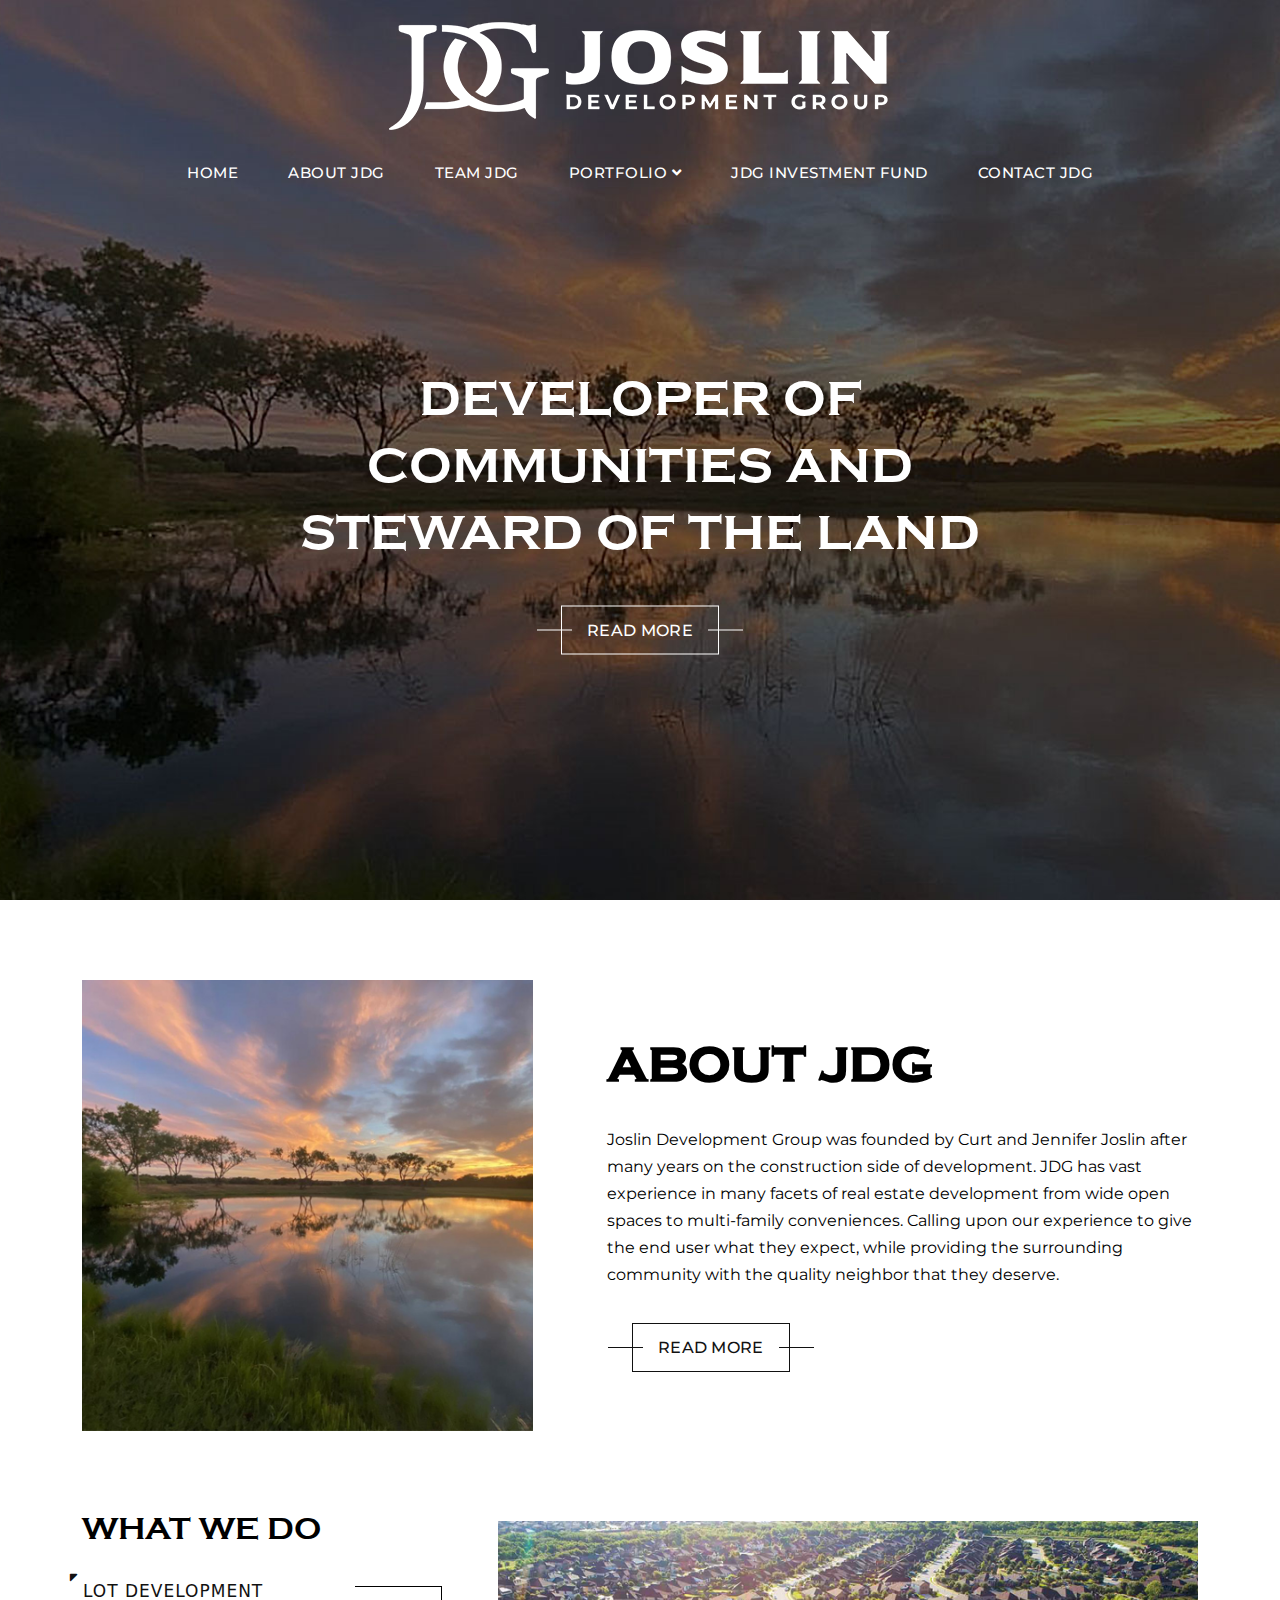
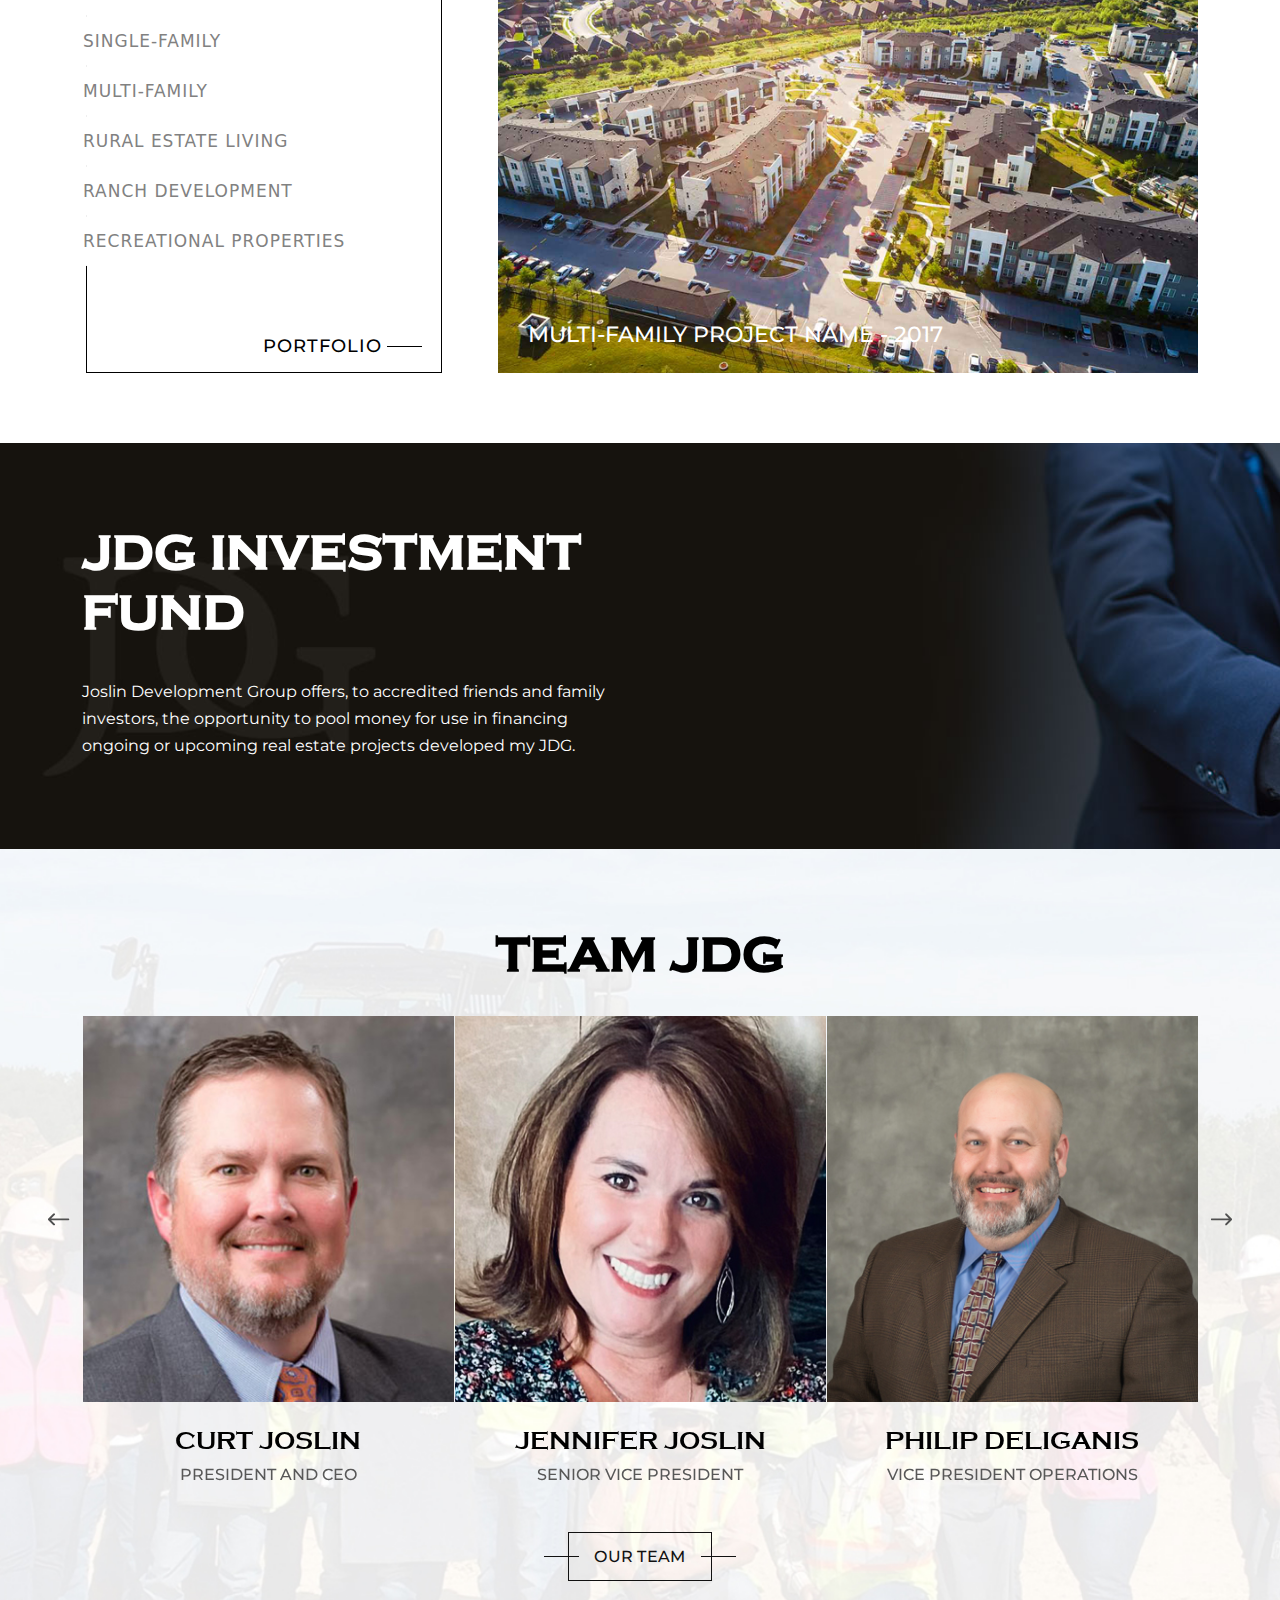
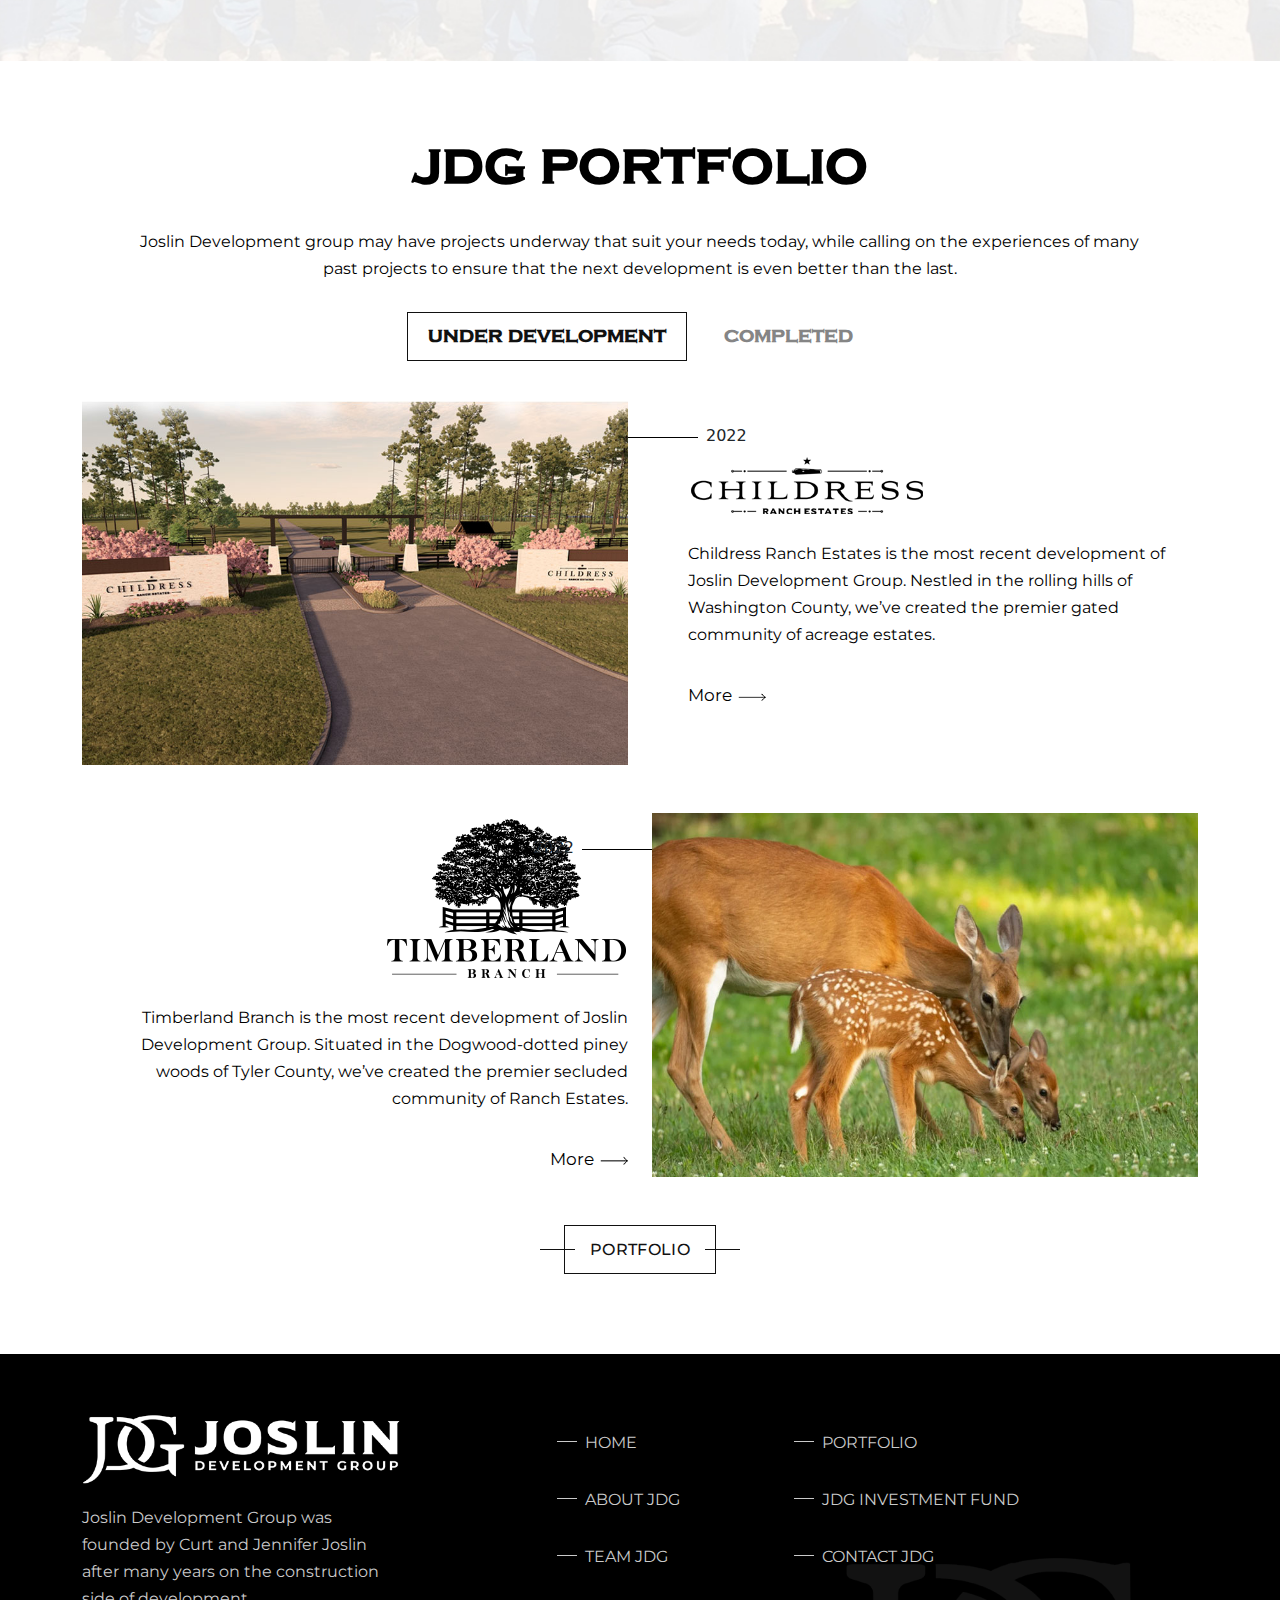
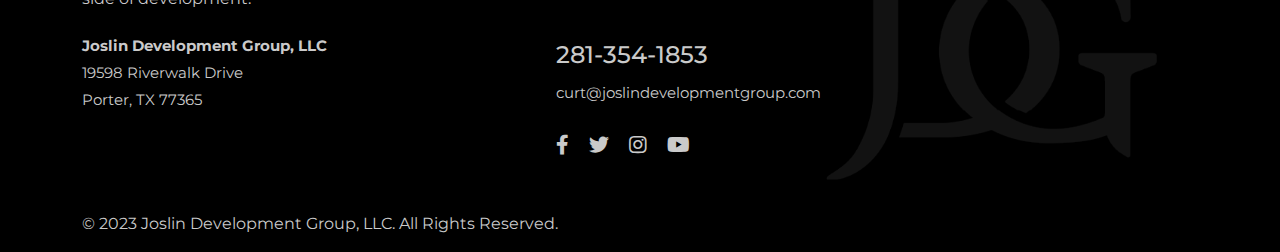
<file: index.html>
<html lang="en-US">

<head>
    <meta name="viewport" content="width=device-width, initial-scale=1.0">
    <link rel="icon" href="">
    <title>Joslin Development Group</title>
    <link rel="pingback" href="#xmlrpc.php">
    <script src="assets/js/custom.js"></script>
    <link rel="stylesheet" type="text/css" href="assets/css/bootstrap.min.css">
    <link rel="stylesheet" type="text/css" href="assets/css/all.css">
    <link rel="stylesheet" type="text/css" href="assets/css/slick.css">
    <link rel="stylesheet" type="text/css" href="assets/css/style.css">


</head>

<body>

    <!-- HEADER SECTION -->

    <header>
        <div class="container-fluid">
            <nav class="menucontainer">
                <a href="index.html" class="logo"><img src="assets/images/logo.png" alt=""></a>
                <ul class="menutop">
                    <li><a href="index.html">Home</a></li>
                    <li><a href="aboutjdg.html">About JDG</a></li>
                    <li><a href="teamjdg.html">Team JDG</a></li>
                    <li class="dropdown"><a href="portfolio.html">Portfolio <i class="fas fa-angle-down"></i></a>
                        <ul class="dropdown-content">
                            <li><a href="#">Portfolio 1</a></li>
                            <li><a href="#">Portfolio 2</a></li>
                            <li><a href="#">Portfolio 3</a></li>
                            <li><a href="#">Portfolio 4</a></li>
                            <li><a href="#">Portfolio 5</a></li>
                        </ul>
                    </li>
                    <li><a href="investment-fund.html">JDG Investment Fund</a></li>
                    <li><a href="contact.html">Contact JDG</a></li>
                </ul>
                <div class="responsive-menu">
                    <button type="button" data-bs-toggle="offcanvas" data-bs-target="#offcanvasLeft"
                        aria-controls="offcanvasLeftLabel"><img src="assets/images/cavas.png" alt="cavas"></button>

                    <div class="offcanvas offcanvas-start" tabindex="-1" id="offcanvasLeft"
                        aria-labelledby="offcanvasLefttLabel">
                        <button type="button" class="btn-close text-reset" data-bs-dismiss="offcanvas" aria-label="Close"><i class="fas fa-times"></i></button>
                        <div class="offcanvas-body">
                            <ul>
                                <li><a href="index.html">Home</a></li>
                                <li><a href="aboutjdg.html">About JDG</a></li>
                                <li><a href="teamjdg.html">Team JDG</a></li>
                                <li><a href="portfolio.html">Portfolio</a></li>
                                <li><a href="investment-fund.html">JDG Investment Fund</a></li>
                                <li><a href="contact.html">Contact JDG</a></li>
                            </ul>
                        </div>
                    </div>
                </div>
            </nav> 
        </div>
    </header>

    <!-- MAINSLIDER SECTION -->

    <div class="mainslider">
        <img src="assets/images/main-slider.jpg">
        <div class="slider-caption">
            <h1>Developer of Communities and Steward of the Land</h1>
            <a href="#" class="btn btn-primary">Read More</a>
        </div>
    </div>




    <!-- ABOUT SECTION -->

    <div class="homeabout">
        <div class="container">
            <div class="row">
                <div class="col-lg-5 col-md-12 col-sm-12 wow animate__fadeInLeft" data-wow-offset="180"
                    data-wow-duration="1s">
                    <img src="assets/images/about.jpg" alt="about">
                </div>
                <div class="col-lg-7 col-md-12 col-sm-12">
                    <div class="about-content">
                        <h2 class="leftheading">About JDG</h2>
                        <p>Joslin Development Group was founded by Curt and Jennifer Joslin after many years on the
                            construction side of development. JDG has vast experience in many facets of real estate
                            development from wide open spaces to multi-family conveniences. Calling upon our experience
                            to give the end user what they expect, while providing the surrounding community with the
                            quality neighbor that they deserve.</p>
                        <a href="#" class="btn btn-primary">Read More</a>
                    </div>
                </div>
            </div>
        </div>
    </div>



    <div class="whatwedo">
        <div class="container">
            <div class="row">
                <div class="col-lg-4 pe-md-12 col-sm-12">
                    <h2>What We Do</h2>



                    <div class="whatwedo-mobienav">
                        <nav class="navbar navbar-light">
                            <h3 class="m-0">Multi-Family</h3>
                            <button class="navbar-toggler" type="button" data-bs-toggle="collapse"
                                data-bs-target="#navbarToggleExternalContent"
                                aria-controls="navbarToggleExternalContent" aria-expanded="false"
                                aria-label="Toggle navigation">
                                <span class="navbar-toggler-icon"></span>
                            </button>
                        </nav>
                        <div class="collapse" id="navbarToggleExternalContent">
                            <div class="bg-light p-4">
                                <div class="nav flex-column nav-pills me-3" id="v-pills-tab" role="tablist"
                                    aria-orientation="vertical">
                                    <button class="nav-link active" id="v-pills-home-tab" data-bs-toggle="pill"
                                        data-bs-target="#v-pills-home" type="button" role="tab"
                                        aria-controls="v-pills-home" aria-selected="true">Lot Development</button>
                                    <button class="nav-link" id="v-pills-profile-tab" data-bs-toggle="pill"
                                        data-bs-target="#v-pills-profile" type="button" role="tab"
                                        aria-controls="v-pills-profile" aria-selected="false">Single-family</button>
                                    <button class="nav-link" id="v-pills-messages-tab" data-bs-toggle="pill"
                                        data-bs-target="#v-pills-messages" type="button" role="tab"
                                        aria-controls="v-pills-messages" aria-selected="false">Multi-family</button>
                                    <button class="nav-link" id="v-pills-settings-tab" data-bs-toggle="pill"
                                        data-bs-target="#v-pills-settings" type="button" role="tab"
                                        aria-controls="v-pills-settings" aria-selected="false">Rural Estate
                                        Living</button>
                                    <button class="nav-link" id="v-pills-settings-tab" data-bs-toggle="pill"
                                        data-bs-target="#v-pills-settings" type="button" role="tab"
                                        aria-controls="v-pills-settings" aria-selected="false">Ranch
                                        Development</button>
                                    <button class="nav-link" id="v-pills-settings-tab" data-bs-toggle="pill"
                                        data-bs-target="#v-pills-settings" type="button" role="tab"
                                        aria-controls="v-pills-settings" aria-selected="false">Recreational
                                        Properties</button>
                                </div>
                            </div>
                        </div>
                    </div>


                    <div class="whatwedo-nav">
                        <div class="nav flex-column nav-pills me-3" id="v-pills-tab" role="tablist"
                            aria-orientation="vertical">
                            <button class="nav-link active" id="v-pills-home-tab" data-bs-toggle="pill"
                                data-bs-target="#v-pills-home" type="button" role="tab" aria-controls="v-pills-home"
                                aria-selected="true">Lot Development</button>
                            <button class="nav-link" id="v-pills-profile-tab" data-bs-toggle="pill"
                                data-bs-target="#v-pills-profile" type="button" role="tab"
                                aria-controls="v-pills-profile" aria-selected="false">Single-family</button>
                            <button class="nav-link" id="v-pills-messages-tab" data-bs-toggle="pill"
                                data-bs-target="#v-pills-messages" type="button" role="tab"
                                aria-controls="v-pills-messages" aria-selected="false">Multi-family</button>
                            <button class="nav-link" id="v-pills-settings-tab" data-bs-toggle="pill"
                                data-bs-target="#v-pills-settings" type="button" role="tab"
                                aria-controls="v-pills-settings" aria-selected="false">Rural Estate Living</button>
                            <button class="nav-link" id="v-pills-settings-tab" data-bs-toggle="pill"
                                data-bs-target="#v-pills-settings" type="button" role="tab"
                                aria-controls="v-pills-settings" aria-selected="false">Ranch Development</button>
                            <button class="nav-link" id="v-pills-settings-tab" data-bs-toggle="pill"
                                data-bs-target="#v-pills-settings" type="button" role="tab"
                                aria-controls="v-pills-settings" aria-selected="false">Recreational Properties</button>
                        </div>
                        <a href="#" class="portfolio-btn">Portfolio</a>
                    </div>
                </div>

                <div class="col-lg-8 col-md-12 col-sm-12 ps-lg-5">
                    <div class="tab-content" id="v-pills-tabContent">
                        <div class="tab-pane fade show active" id="v-pills-home" role="tabpanel"
                            aria-labelledby="v-pills-home-tab">
                            <div class="whatwedo-cnt">
                                <img src="assets/images/what-we-do-image-1.jpg" alt="what-we-do-image-1">
                                <h3 class="m-0">Multi-family Project Name - 2017</h3>
                            </div>

                        </div>
                        <div class="tab-pane fade" id="v-pills-profile" role="tabpanel"
                            aria-labelledby="v-pills-profile-tab">
                            <div class="whatwedo-cnt">
                                <img src="assets/images/what-we-do-image-1.jpg" alt="what-we-do-image-1">
                                <h3 class="m-0">Multi-family Project Name - 2017</h3>
                            </div>
                        </div>
                        <div class="tab-pane fade" id="v-pills-messages" role="tabpanel"
                            aria-labelledby="v-pills-messages-tab">
                            <div class="whatwedo-cnt">
                                <img src="assets/images/what-we-do-image-1.jpg" alt="what-we-do-image-1">
                                <h3 class="m-0">Multi-family Project Name - 2017</h3>
                            </div>
                        </div>
                        <div class="tab-pane fade" id="v-pills-settings" role="tabpanel"
                            aria-labelledby="v-pills-settings-tab">
                            <div class="whatwedo-cnt">
                                <img src="assets/images/what-we-do-image-1.jpg" alt="what-we-do-image-1">
                                <h3 class="m-0">Multi-family Project Name - 2017</h3>
                            </div>
                        </div>
                    </div>


                </div>
            </div>
        </div>
    </div>

    <!-- INVESTMENT SECTION -->

    <div class="investment">
        <div class="container">
            <div class="row">
                <div class="col-lg-6 col-md-12 col-sm-12d">
                    <h2 class="leftheading">JDG Investment Fund</h2>
                    <p>Joslin Development Group offers, to accredited friends and family investors, the opportunity to
                        pool money for use in financing ongoing or upcoming real estate projects developed my JDG.</p>
                </div>
            </div>
        </div>
    </div>

    <!-- TEAM SECTION -->

    <div class="team">
        <div class="container">
            <h2 class="heading">Team JDG</h2>
            <div class="team-slider">
                <div class="team-list">
                    <img src="assets/images/team-1.jpg">
                    <h3>Curt Joslin<span>President and CEO</span></h3>
                </div>
                <div class="team-list">
                    <img src="assets/images/team-2.jpg">
                    <h3>Jennifer Joslin<span>Senior Vice President</span></h3>
                </div>
                <div class="team-list">
                    <img src="assets/images/team-3.jpg">
                    <h3>Philip Deliganis<span>Vice President Operations</span></h3>
                </div>
                <div class="team-list">
                    <img src="assets/images/team-1.jpg">
                    <h3>Curt Joslin<span>President and CEO</span></h3>
                </div>
            </div>

            <div class="teamsec-btn mt-5">
                <a href="#" class="btn btn-primary">Our Team</a>
            </div>
        </div>
    </div>

    <!-- PORTFOLIO SECTION -->

    <div class="portfolio">
        <div class="container">
            <h2 class="heading">JDG Portfolio</h2>
            <p class="description">Joslin Development group may have projects underway that suit your needs today, while
                calling on the experiences of many past projects to ensure that the next development is even better than
                the last.</p>


            <ul class="nav nav-pills mb-3" id="pills-tab" role="tablist">
                <li class="nav-item" role="presentation">
                    <a class="nav-link active" id="pills-development-tab" data-bs-toggle="pill"
                        data-bs-target="#pills-development" type="button" role="tab" aria-controls="pills-development"
                        aria-selected="true">Under Development</a>
                </li>
                <li class="nav-item" role="presentation">
                    <a class="nav-link" id="pills-completed-tab" data-bs-toggle="pill" data-bs-target="#pills-completed"
                        type="button" role="tab" aria-controls="pills-completed" aria-selected="false">Completed</a>
                </li>
            </ul>
            <div class="tab-content" id="pills-tabContent">
                <div class="tab-pane fade show active" id="pills-development" role="tabpanel"
                    aria-labelledby="pills-development-tab" tabindex="0">
                    <div class="row mb-5">
                        <div class="col-lg-6 col-md-12">
                            <figure class="m-0">
                                <img src="assets/images/childress.jpg" alt="childress">
                                <span>2022</span>
                            </figure>
                        </div>
                        <div class="col-lg-6 col-md-12 ps-lg-5">
                            <div class="portfolio-cnt">
                                <img src="assets/images/childress-logo.png" alt="childress-logo">
                                <p class="py-4">Childress Ranch Estates is the most recent development of Joslin
                                    Development Group. Nestled in the rolling hills of Washington County, we’ve created
                                    the premier gated community of acreage estates.</p>
                                <a href="#">More <img src="assets/images/right-arrow.png" alt="right-arrow"></a>
                            </div>
                        </div>
                    </div>
                    <div class="row">
                        <div class="col-lg-6 col-md-12">
                            <figure class="m-0">
                                <img src="assets/images/timberland.jpg" alt="timberland">
                                <span>2022</span>
                            </figure>
                        </div>
                        <div class="col-lg-6 col-md-12 ps-lg-5">
                            <div class="portfolio-cnt">
                                <img src="assets/images/timberland-logo.png" alt="timberland-logo">
                                <p class="py-4">Timberland Branch is the most recent development of Joslin Development
                                    Group. Situated in the Dogwood-dotted piney woods of Tyler County, we’ve created the
                                    premier secluded community of Ranch Estates. </p>
                                <a href="#">More <img src="assets/images/right-arrow.png" alt="right-arrow"></a>
                            </div>
                        </div>
                        <div class="col-sm-12 mt-5 text-center">
                            <a href="#" class="btn btn-primary">Portfolio</a>
                        </div>
                    </div>
                </div>
                <div class="tab-pane fade" id="pills-completed" role="tabpanel" aria-labelledby="pills-completed-tab"
                    tabindex="0">
                    <div class="row mb-5">
                        <div class="col-lg-6 col-md-12">
                            <figure class="m-0">
                                <img src="assets/images/penny-place-townhomes.jpg" alt="penny-place-townhomes">
                                <span>2022</span>
                            </figure>
                        </div>
                        <div class="col-lg-6 col-md-12 ps-lg-5">
                            <div class="portfolio-cnt">
                                <h3>Penny Place Townhomes</h3>
                                <p class="pt-4">Penny Place Townhomes- 12 Unit Townhome facility in Porter, TX. Filled
                                    and held for ten years before selling to investors.</p>

                            </div>
                        </div>
                    </div>
                    <div class="row mb-5">
                        <div class="col-lg-6 col-md-12">
                            <figure class="m-0">
                                <img src="assets/images/lone-star-square-townhomes.jpg"
                                    alt="lone-star-square-townhomes">
                                <span>2022</span>
                            </figure>
                        </div>
                        <div class="col-lg-6 col-md-12 ps-lg-5">
                            <div class="portfolio-cnt">
                                <h3>Lone Star Square Townhomes</h3>
                                <p class="pt-4">Lone Star Square Townhomes- 60 Unit Townhome facility in Porter, TX.
                                    Filled and held for ten years before selling to investors.</p>
                            </div>
                        </div>
                    </div>
                    <div class="row">
                        <div class="col-lg-6 col-md-12">
                            <figure class="m-0">
                                <img src="assets/images/dunn-right-rv-park.jpg" alt="dunn-right-rv-park">
                                <span>2022</span>
                            </figure>
                        </div>
                        <div class="col-lg-6 col-md-12 ps-lg-5">
                            <div class="portfolio-cnt">
                                <h3>Dunn Right RV Park</h3>
                                <p class="pt-4">Dunn Right RV Park- 120 space RV facility in Porter, TX, developed for a
                                    private, discerning ownership team.</p>
                            </div>
                        </div>
                    </div>
                </div>

            </div>
        </div>
    </div>

    <!-- FOOTER SECTION -->

    <footer>
        <img src="assets/images/footer-img.png" alt="footer-img">
        <div class="container">
            <div class="row">
                <div class="col-lg-4 col-md-12 col-sm-12 pe-lg-5">
                    <figure>
                        <a href="#"><img src="assets/images/logo.png" alt="footer-logo"></a>
                    </figure>
                    <p class="lb-5">Joslin Development Group was founded by Curt and Jennifer Joslin after many years on
                        the construction side of development.</p>
                </div>
                <div class="col-lg-7 offset-lg-1 col-md-8">
                    <div class="desktop-menu">
                        <ul class="menu">
                            <li class="menu-item"><a href="index.html">Home</a></li>
                            <li class="menu-item"><a href="portfolio.html">Portfolio</a></li>
                            <li class="menu-item"><a href="aboutjdg.html">About JDG</a></li>
                            <li class="menu-item"><a href="investment-fund.html">JDG Investment Fund</a></li>
                            <li class="menu-item"><a href="teamjdg.html">Team JDG</a></li>
                            <li class="menu-item"><a href="contact.html">Contact JDG</a></li>
                        </ul>
                    </div>
                </div>
            </div>
            <ul class="footer-contact">
                <li>
                    <strong>Joslin Development Group, LLC</strong><br>19598 Riverwalk Drive<br> Porter, TX 77365
                </li>
                <li><a href="tel:2813541853">281-354-1853</a><a
                        href="mailto:curt@joslindevelopmentgroup.com">curt@joslindevelopmentgroup.com</a></li>
            </ul>
            <ul class="socialicon">
                <li><a href="#" target="_blank"><i class="fab fa-facebook-f"></i></a></li>
                <li><a href="#" target="_blank"><i class="fab fa-twitter"></i></a></li>
                <li><a href="#" target="_blank"><i class="fab fa-instagram"></i></a></li>
                <li><a href="#" target="_blank"><i class="fab fa-youtube"></i></a></li>
            </ul>
        </div>

        <div class="container">
            <div class="ftr-nav">
                <nav class="navbar navbar-dark bg-dark">
                    <div class="container">
                        <span>Home</span>
                        <button class="navbar-toggler" type="button" data-bs-toggle="collapse"
                            data-bs-target="#navbarToggleExternalContent" aria-controls="navbarToggleExternalContent"
                            aria-expanded="false" aria-label="Toggle navigation">
                            <span class="navbar-toggler-icon"></span>
                        </button>
                    </div>
                </nav>
                <div class="collapse" id="navbarToggleExternalContent">
                    <ul class="menu">
                        <li class="menu-item"><a href="#">Home</a></li>
                        <li class="menu-item"><a href="#">Portfolio</a></li>
                        <li class="menu-item"><a href="#">About JDG</a></li>
                        <li class="menu-item"><a href="#">JDG Investment Fund</a></li>
                        <li class="menu-item"><a href="#">Team JDG</a></li>
                        <li class="menu-item"><a href="#">Contact JDG</a></li>
                    </ul>
                </div>

            </div>
        </div>

        <div class="copyright">
            <div class="container">
                <p>© 2023 Joslin Development Group, LLC. All Rights Reserved.</p>
            </div>
        </div>
    </footer>


    <script src="assets/js/jquery.min.js"></script>
    <script src="assets/js/bootstrap.min.js"></script>
    <script src="assets/js/slick.js"></script>
    <script src="assets/js/custom.js"></script>
</body>

</html>
</file>
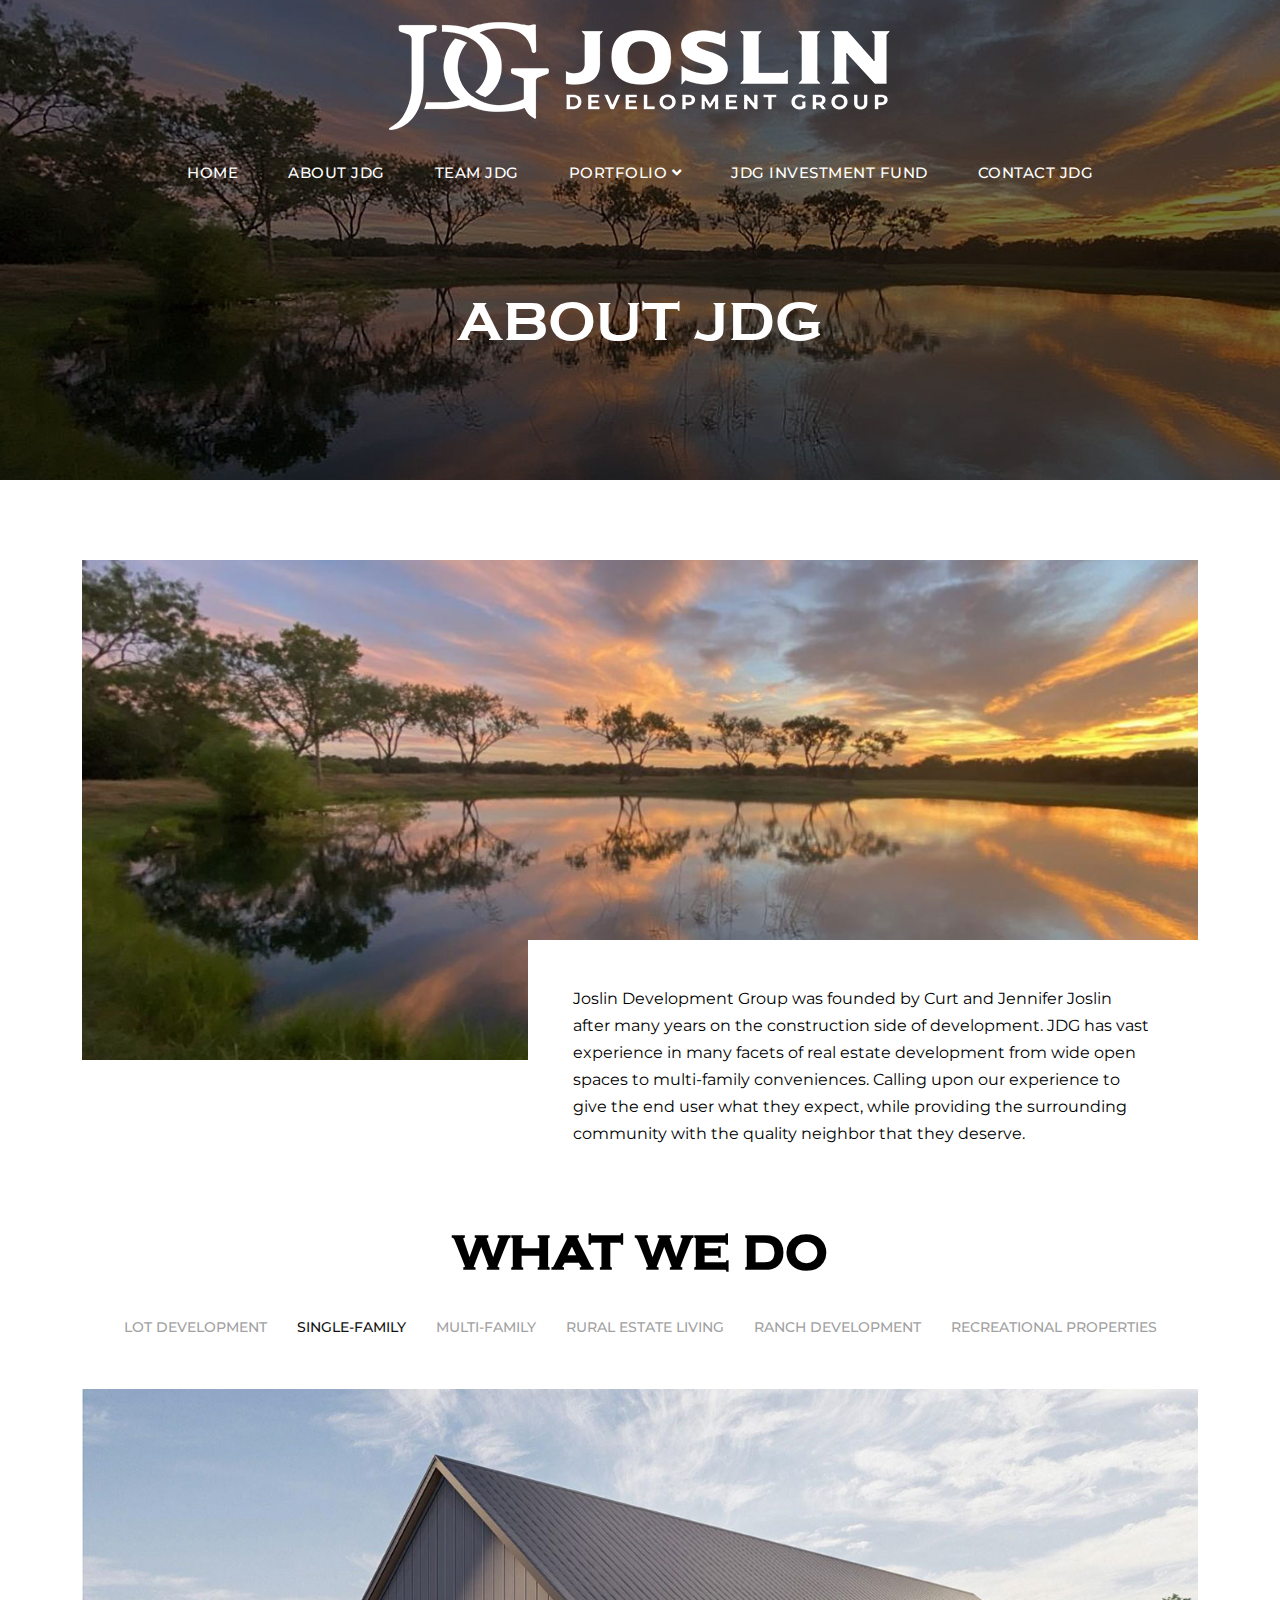
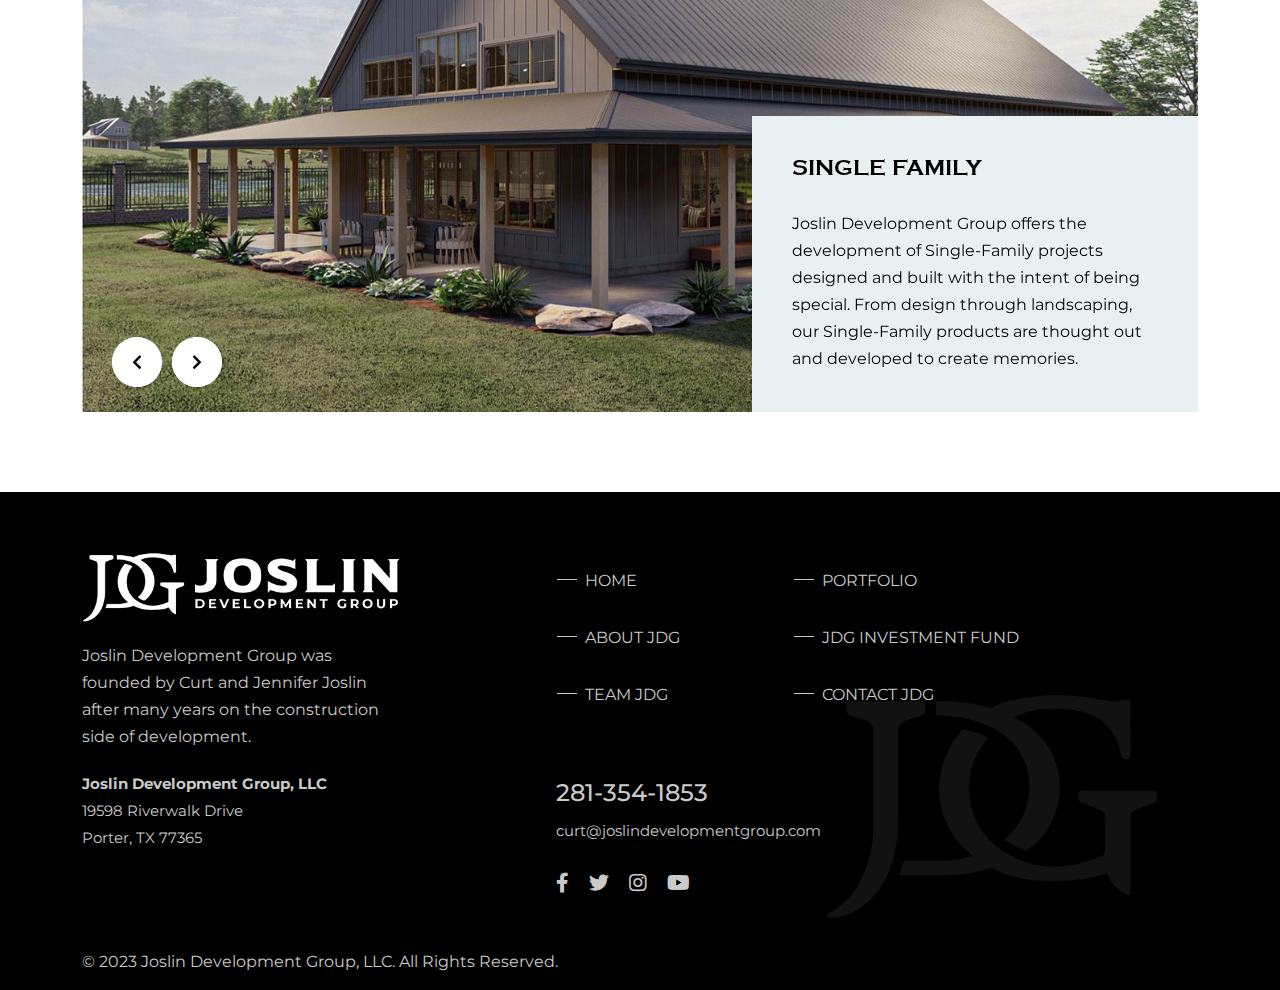
<file: aboutjdg.html>
<html lang="en-US">

<head>
    <meta name="viewport" content="width=device-width, initial-scale=1.0">
    <link rel="icon" href="">
    <title>Joslin Development Group</title>
    <link rel="pingback" href="#xmlrpc.php">
    <script src="assets/js/custom.js"></script>
    <link rel="stylesheet" type="text/css" href="assets/css/bootstrap.min.css">
    <link rel="stylesheet" type="text/css" href="assets/css/all.css">
    <link rel="stylesheet" type="text/css" href="assets/css/slick.css">
    <link rel="stylesheet" type="text/css" href="assets/css/style.css">


</head>

<body>
    <!-- HEADER SECTION -->

    <header>
        <div class="container-fluid">
            <nav class="menucontainer">
                <a href="index.html" class="logo"><img src="assets/images/logo.png" alt=""></a>
                <ul class="menutop">
                    <li><a href="index.html">Home</a></li>
                    <li><a href="aboutjdg.html">About JDG</a></li>
                    <li><a href="teamjdg.html">Team JDG</a></li>
                    <li class="dropdown"><a href="portfolio.html">Portfolio <i class="fas fa-angle-down"></i></a>
                        <ul class="dropdown-content">
                            <li><a href="#">Portfolio 1</a></li>
                            <li><a href="#">Portfolio 2</a></li>
                            <li><a href="#">Portfolio 3</a></li>
                            <li><a href="#">Portfolio 4</a></li>
                            <li><a href="#">Portfolio 5</a></li>
                        </ul>
                    </li>
                    <li><a href="investment-fund.html">JDG Investment Fund</a></li>
                    <li><a href="contact.html">Contact JDG</a></li>
                </ul>
                <div class="responsive-menu">
                    <button type="button" data-bs-toggle="offcanvas" data-bs-target="#offcanvasLeft"
                        aria-controls="offcanvasLeftLabel"><img src="assets/images/cavas.png" alt="cavas"></button>

                    <div class="offcanvas offcanvas-start" tabindex="-1" id="offcanvasLeft"
                        aria-labelledby="offcanvasLefttLabel">
                        <button type="button" class="btn-close text-reset" data-bs-dismiss="offcanvas" aria-label="Close"><i class="fas fa-times"></i></button>
                        <div class="offcanvas-body">
                            <ul>
                                <li><a href="index.html">Home</a></li>
                                <li><a href="aboutjdg.html">About JDG</a></li>
                                <li><a href="teamjdg.html">Team JDG</a></li>
                                <li><a href="portfolio.html">Portfolio</a></li>
                                <li><a href="investment-fund.html">JDG Investment Fund</a></li>
                                <li><a href="contact.html">Contact JDG</a></li>
                            </ul>
                        </div>
                    </div>
                </div>
            </nav> 
        </div>
    </header>

    <!-- MAINSLIDER SECTION -->

    <div class="breadcrumb">
        <img src="assets/images/main-slider.jpg">
        <div class="breadcrumb-caption">
            <h1>About JDG</h1>
        </div>
    </div>

    <div class="secondary-container aboutjdg">

        <!-- ABOUTUS TOP SECTION -->

        <div class="container">
            <div class="aboutustop">
                <img src="assets/images/aboutus-img.jpg" alt="aboutus-img">
                <div class="aboutustop-content">
                    <p>Joslin Development Group was founded by Curt and Jennifer Joslin after many years on the
                        construction side of development. JDG has vast experience in many facets of real estate
                        development from wide open spaces to multi-family conveniences. Calling upon our experience to
                        give the end user what they expect, while providing the surrounding community with the quality
                        neighbor that they deserve.</p>
                </div>
            </div>
        </div>
        <div class="about-whatwedo">
            <div class="container">
                <h2 class="heading">What We Do</h2>
                <div class="whatwedo-mobienav">
                    <nav class="navbar navbar-light">
                        <h3 class="m-0">Single-family</h3>
                        <button class="navbar-toggler" type="button" data-bs-toggle="collapse"
                            data-bs-target="#navbarToggleExternalContent" aria-controls="navbarToggleExternalContent"
                            aria-expanded="false" aria-label="Toggle navigation">
                            <span class="navbar-toggler-icon"></span>
                        </button>
                    </nav>
                    <div class="collapse" id="navbarToggleExternalContent">
                        <div class="bg-light p-4">
                            <ul class="nav nav-pills mb-3" id="pills-tab" role="tablist">
                                <li class="nav-item" role="presentation">
                                    <a class="nav-link " id="pills-lotdevelopment-tab" data-bs-toggle="pill"
                                        data-bs-target="#pills-lotdevelopment" type="button" role="tab"
                                        aria-controls="pills-lotdevelopment" aria-selected="true">Lot Development</a>
                                </li>
                                <li class="nav-item" role="presentation">
                                    <a class="nav-link active" id="pills-single-family-tab" data-bs-toggle="pill"
                                        data-bs-target="#pills-single-family" type="button" role="tab"
                                        aria-controls="pills-single-family" aria-selected="false">Single-family</a>
                                </li>
                                <li class="nav-item" role="presentation">
                                    <a class="nav-link" id="pills-multi-family-tab" data-bs-toggle="pill"
                                        data-bs-target="#pills-multi-family" type="button" role="tab"
                                        aria-controls="pills-multi-family" aria-selected="false">Multi-family</a>
                                </li>
                                <li class="nav-item" role="presentation">
                                    <a class="nav-link" id="pills-ruralestateliving-tab" data-bs-toggle="pill"
                                        data-bs-target="#pills-ruralestateliving" type="button" role="tab"
                                        aria-controls="pills-ruralestateliving" aria-selected="false">Rural Estate
                                        Living</a>
                                </li>
                                <li class="nav-item" role="presentation">
                                    <a class="nav-link" id="pills-ranchdevelopment-tab" data-bs-toggle="pill"
                                        data-bs-target="#pills-ranchdevelopment" type="button" role="tab"
                                        aria-controls="pills-ranchdevelopment" aria-selected="false">Ranch
                                        Development</a>
                                </li>
                                <li class="nav-item" role="presentation">
                                    <a class="nav-link" id="pills-recreationalproperties-tab" data-bs-toggle="pill"
                                        data-bs-target="#pills-recreationalproperties" type="button" role="tab"
                                        aria-controls="pills-recreationalproperties" aria-selected="false">Recreational
                                        Properties</a>
                                </li>
                            </ul>
                        </div>
                    </div>
                </div>

                <ul class="desktop-menu nav nav-pills mb-3" id="pills-tab" role="tablist">
                    <li class="nav-item" role="presentation">
                        <a class="nav-link " id="pills-lotdevelopment-tab" data-bs-toggle="pill"
                            data-bs-target="#pills-lotdevelopment" type="button" role="tab"
                            aria-controls="pills-lotdevelopment" aria-selected="true">Lot Development</a>
                    </li>
                    <li class="nav-item" role="presentation">
                        <a class="nav-link active" id="pills-single-family-tab" data-bs-toggle="pill"
                            data-bs-target="#pills-single-family" type="button" role="tab"
                            aria-controls="pills-single-family" aria-selected="false">Single-family</a>
                    </li>
                    <li class="nav-item" role="presentation">
                        <a class="nav-link" id="pills-multi-family-tab" data-bs-toggle="pill"
                            data-bs-target="#pills-multi-family" type="button" role="tab"
                            aria-controls="pills-multi-family" aria-selected="false">Multi-family</a>
                    </li>
                    <li class="nav-item" role="presentation">
                        <a class="nav-link" id="pills-ruralestateliving-tab" data-bs-toggle="pill"
                            data-bs-target="#pills-ruralestateliving" type="button" role="tab"
                            aria-controls="pills-ruralestateliving" aria-selected="false">Rural Estate Living</a>
                    </li>
                    <li class="nav-item" role="presentation">
                        <a class="nav-link" id="pills-ranchdevelopment-tab" data-bs-toggle="pill"
                            data-bs-target="#pills-ranchdevelopment" type="button" role="tab"
                            aria-controls="pills-ranchdevelopment" aria-selected="false">Ranch Development</a>
                    </li>
                    <li class="nav-item" role="presentation">
                        <a class="nav-link" id="pills-recreationalproperties-tab" data-bs-toggle="pill"
                            data-bs-target="#pills-recreationalproperties" type="button" role="tab"
                            aria-controls="pills-recreationalproperties" aria-selected="false">Recreational
                            Properties</a>
                    </li>
                </ul>
                <div class="tab-content mt-md-5 mt-4" id="pills-tabContent">
                    <div class="tab-pane fade" id="pills-lotdevelopment" role="tabpanel"
                        aria-labelledby="pills-lotdevelopment-tab" tabindex="0">
                        <div class="whatwedo-slider">
                            <div class="whatwedolist">
                                <img src="assets/images/single-family.jpg" alt="single-family">
                                <div class="whatwedolist-info">
                                    <h3>Lot Development</h3>
                                    <p>Joslin Development Group offers the development of Single-Family projects
                                        designed and built with the intent of being special. From design through
                                        landscaping, our Single-Family products are thought out and developed to create
                                        memories.</p>
                                </div>
                            </div>
                            <div class="whatwedolist">
                                <img src="assets/images/single-family.jpg" alt="single-family">
                                <div class="whatwedolist-info">
                                    <h3>Lot Development</h3>
                                    <p>Joslin Development Group offers the development of Single-Family projects
                                        designed and built with the intent of being special. From design through
                                        landscaping, our Single-Family products are thought out and developed to create
                                        memories.</p>
                                </div>
                            </div>
                        </div>
                    </div>
                    <div class="tab-pane fade show active" id="pills-single-family" role="tabpanel"
                        aria-labelledby="pills-single-family-tab" tabindex="0">
                        <div class="whatwedo-slider">
                            <div class="whatwedolist">
                                <img src="assets/images/single-family.jpg" alt="single-family">
                                <div class="whatwedolist-info">
                                    <h3>Single Family</h3>
                                    <p>Joslin Development Group offers the development of Single-Family projects
                                        designed and built with the intent of being special. From design through
                                        landscaping, our Single-Family products are thought out and developed to create
                                        memories.</p>
                                </div>
                            </div>
                            <div class="whatwedolist">
                                <img src="assets/images/single-family.jpg" alt="single-family">
                                <div class="whatwedolist-info">
                                    <h3>Single Family</h3>
                                    <p>Joslin Development Group offers the development of Single-Family projects
                                        designed and built with the intent of being special. From design through
                                        landscaping, our Single-Family products are thought out and developed to create
                                        memories.</p>
                                </div>
                            </div>
                            <div class="whatwedolist">
                                <img src="assets/images/single-family.jpg" alt="single-family">
                                <div class="whatwedolist-info">
                                    <h3>Single Family</h3>
                                    <p>Joslin Development Group offers the development of Single-Family projects
                                        designed and built with the intent of being special. From design through
                                        landscaping, our Single-Family products are thought out and developed to create
                                        memories.</p>
                                </div>
                            </div>
                        </div>
                    </div>
                    <div class="tab-pane fade" id="pills-multi-family" role="tabpanel"
                        aria-labelledby="pills-multi-family-tab" tabindex="0">
                        <div class="whatwedo-slider">
                            <div class="whatwedolist">
                                <img src="assets/images/single-family.jpg" alt="single-family">
                                <div class="whatwedolist-info">
                                    <h3>Multi-family</h3>
                                    <p>Joslin Development Group offers the development of Single-Family projects
                                        designed and built with the intent of being special. From design through
                                        landscaping, our Single-Family products are thought out and developed to create
                                        memories.</p>
                                </div>
                            </div>
                            <div class="whatwedolist">
                                <img src="assets/images/single-family.jpg" alt="single-family">
                                <div class="whatwedolist-info">
                                    <h3>Multi-family</h3>
                                    <p>Joslin Development Group offers the development of Single-Family projects
                                        designed and built with the intent of being special. From design through
                                        landscaping, our Single-Family products are thought out and developed to create
                                        memories.</p>
                                </div>
                            </div>
                        </div>
                    </div>
                    <div class="tab-pane fade" id="pills-ruralestateliving" role="tabpanel"
                        aria-labelledby="pills-ruralestateliving-tab" tabindex="0">
                        <div class="whatwedo-slider">
                            <div class="whatwedolist">
                                <img src="assets/images/single-family.jpg" alt="single-family">
                                <div class="whatwedolist-info">
                                    <h3>Rural Estate Living</h3>
                                    <p>Joslin Development Group offers the development of Single-Family projects
                                        designed and built with the intent of being special. From design through
                                        landscaping, our Single-Family products are thought out and developed to create
                                        memories.</p>
                                </div>
                            </div>
                            <div class="whatwedolist">
                                <img src="assets/images/single-family.jpg" alt="single-family">
                                <div class="whatwedolist-info">
                                    <h3>Rural Estate Living</h3>
                                    <p>Joslin Development Group offers the development of Single-Family projects
                                        designed and built with the intent of being special. From design through
                                        landscaping, our Single-Family products are thought out and developed to create
                                        memories.</p>
                                </div>
                            </div>
                        </div>
                    </div>
                    <div class="tab-pane fade" id="pills-ranchdevelopment" role="tabpanel"
                        aria-labelledby="pills-ranchdevelopment-tab" tabindex="0">
                        <div class="whatwedo-slider">
                            <div class="whatwedolist">
                                <img src="assets/images/single-family.jpg" alt="single-family">
                                <div class="whatwedolist-info">
                                    <h3>Ranch Development</h3>
                                    <p>Joslin Development Group offers the development of Single-Family projects
                                        designed and built with the intent of being special. From design through
                                        landscaping, our Single-Family products are thought out and developed to create
                                        memories.</p>
                                </div>
                            </div>
                            <div class="whatwedolist">
                                <img src="assets/images/single-family.jpg" alt="single-family">
                                <div class="whatwedolist-info">
                                    <h3>Ranch Development</h3>
                                    <p>Joslin Development Group offers the development of Single-Family projects
                                        designed and built with the intent of being special. From design through
                                        landscaping, our Single-Family products are thought out and developed to create
                                        memories.</p>
                                </div>
                            </div>
                        </div>
                    </div>
                    <div class="tab-pane fade" id="pills-recreationalproperties" role="tabpanel"
                        aria-labelledby="pills-recreationalproperties-tab" tabindex="0">
                        <div class="whatwedo-slider">
                            <div class="whatwedolist">
                                <img src="assets/images/single-family.jpg" alt="single-family">
                                <div class="whatwedolist-info">
                                    <h3>Recreational Properties</h3>
                                    <p>Joslin Development Group offers the development of Single-Family projects
                                        designed and built with the intent of being special. From design through
                                        landscaping, our Single-Family products are thought out and developed to create
                                        memories.</p>
                                </div>
                            </div>
                            <div class="whatwedolist">
                                <img src="assets/images/single-family.jpg" alt="single-family">
                                <div class="whatwedolist-info">
                                    <h3>Recreational Properties</h3>
                                    <p>Joslin Development Group offers the development of Single-Family projects
                                        designed and built with the intent of being special. From design through
                                        landscaping, our Single-Family products are thought out and developed to create
                                        memories.</p>
                                </div>
                            </div>
                        </div>
                    </div>
                </div>
            </div>
        </div>
    </div>

    <!-- FOOTER SECTION -->

    <footer>
        <img src="assets/images/footer-img.png" alt="footer-img">
        <div class="container">
            <div class="row">
                <div class="col-lg-4 col-md-12 col-sm-12 pe-lg-5">
                    <figure>
                        <a href="#"><img src="assets/images/logo.png" alt="footer-logo"></a>
                    </figure>
                    <p class="lb-5">Joslin Development Group was founded by Curt and Jennifer Joslin after many years on
                        the construction side of development.</p>
                </div>
                <div class="col-lg-7 offset-lg-1 col-md-8">
                    <div class="desktop-menu">
                        <ul class="menu">
                            <li class="menu-item"><a href="index.html">Home</a></li>
                            <li class="menu-item"><a href="portfolio.html">Portfolio</a></li>
                            <li class="menu-item"><a href="aboutjdg.html">About JDG</a></li>
                            <li class="menu-item"><a href="investment-fund.html">JDG Investment Fund</a></li>
                            <li class="menu-item"><a href="teamjdg.html">Team JDG</a></li>
                            <li class="menu-item"><a href="contact.html">Contact JDG</a></li>
                        </ul>
                    </div>
                </div>
            </div>
            <ul class="footer-contact">
                <li>
                    <strong>Joslin Development Group, LLC</strong><br>19598 Riverwalk Drive<br> Porter, TX 77365
                </li>
                <li><a href="tel:2813541853">281-354-1853</a><a
                        href="mailto:curt@joslindevelopmentgroup.com">curt@joslindevelopmentgroup.com</a></li>
            </ul>
            <ul class="socialicon">
                <li><a href="#" target="_blank"><i class="fab fa-facebook-f"></i></a></li>
                <li><a href="#" target="_blank"><i class="fab fa-twitter"></i></a></li>
                <li><a href="#" target="_blank"><i class="fab fa-instagram"></i></a></li>
                <li><a href="#" target="_blank"><i class="fab fa-youtube"></i></a></li>
            </ul>
        </div>

        <div class="container">
            <div class="ftr-nav">
                <nav class="navbar navbar-dark bg-dark">
                    <div class="container">
                        <span>Home</span>
                        <button class="navbar-toggler" type="button" data-bs-toggle="collapse"
                            data-bs-target="#navbarToggleExternalContent" aria-controls="navbarToggleExternalContent"
                            aria-expanded="false" aria-label="Toggle navigation">
                            <span class="navbar-toggler-icon"></span>
                        </button>
                    </div>
                </nav>
                <div class="collapse" id="navbarToggleExternalContent">
                    <ul class="menu">
                        <li class="menu-item"><a href="#">Home</a></li>
                        <li class="menu-item"><a href="#">Portfolio</a></li>
                        <li class="menu-item"><a href="#">About JDG</a></li>
                        <li class="menu-item"><a href="#">JDG Investment Fund</a></li>
                        <li class="menu-item"><a href="#">Team JDG</a></li>
                        <li class="menu-item"><a href="#">Contact JDG</a></li>
                    </ul>
                </div>

            </div>
        </div>

        <div class="copyright">
            <div class="container">
                <p>© 2023 Joslin Development Group, LLC. All Rights Reserved.</p>
            </div>
        </div>
    </footer>


    <script src="assets/js/jquery.min.js"></script>
    <script src="assets/js/bootstrap.min.js"></script>
    <script src="assets/js/slick.js"></script>
    <script src="assets/js/custom.js"></script>
</body>

</html>
</file>
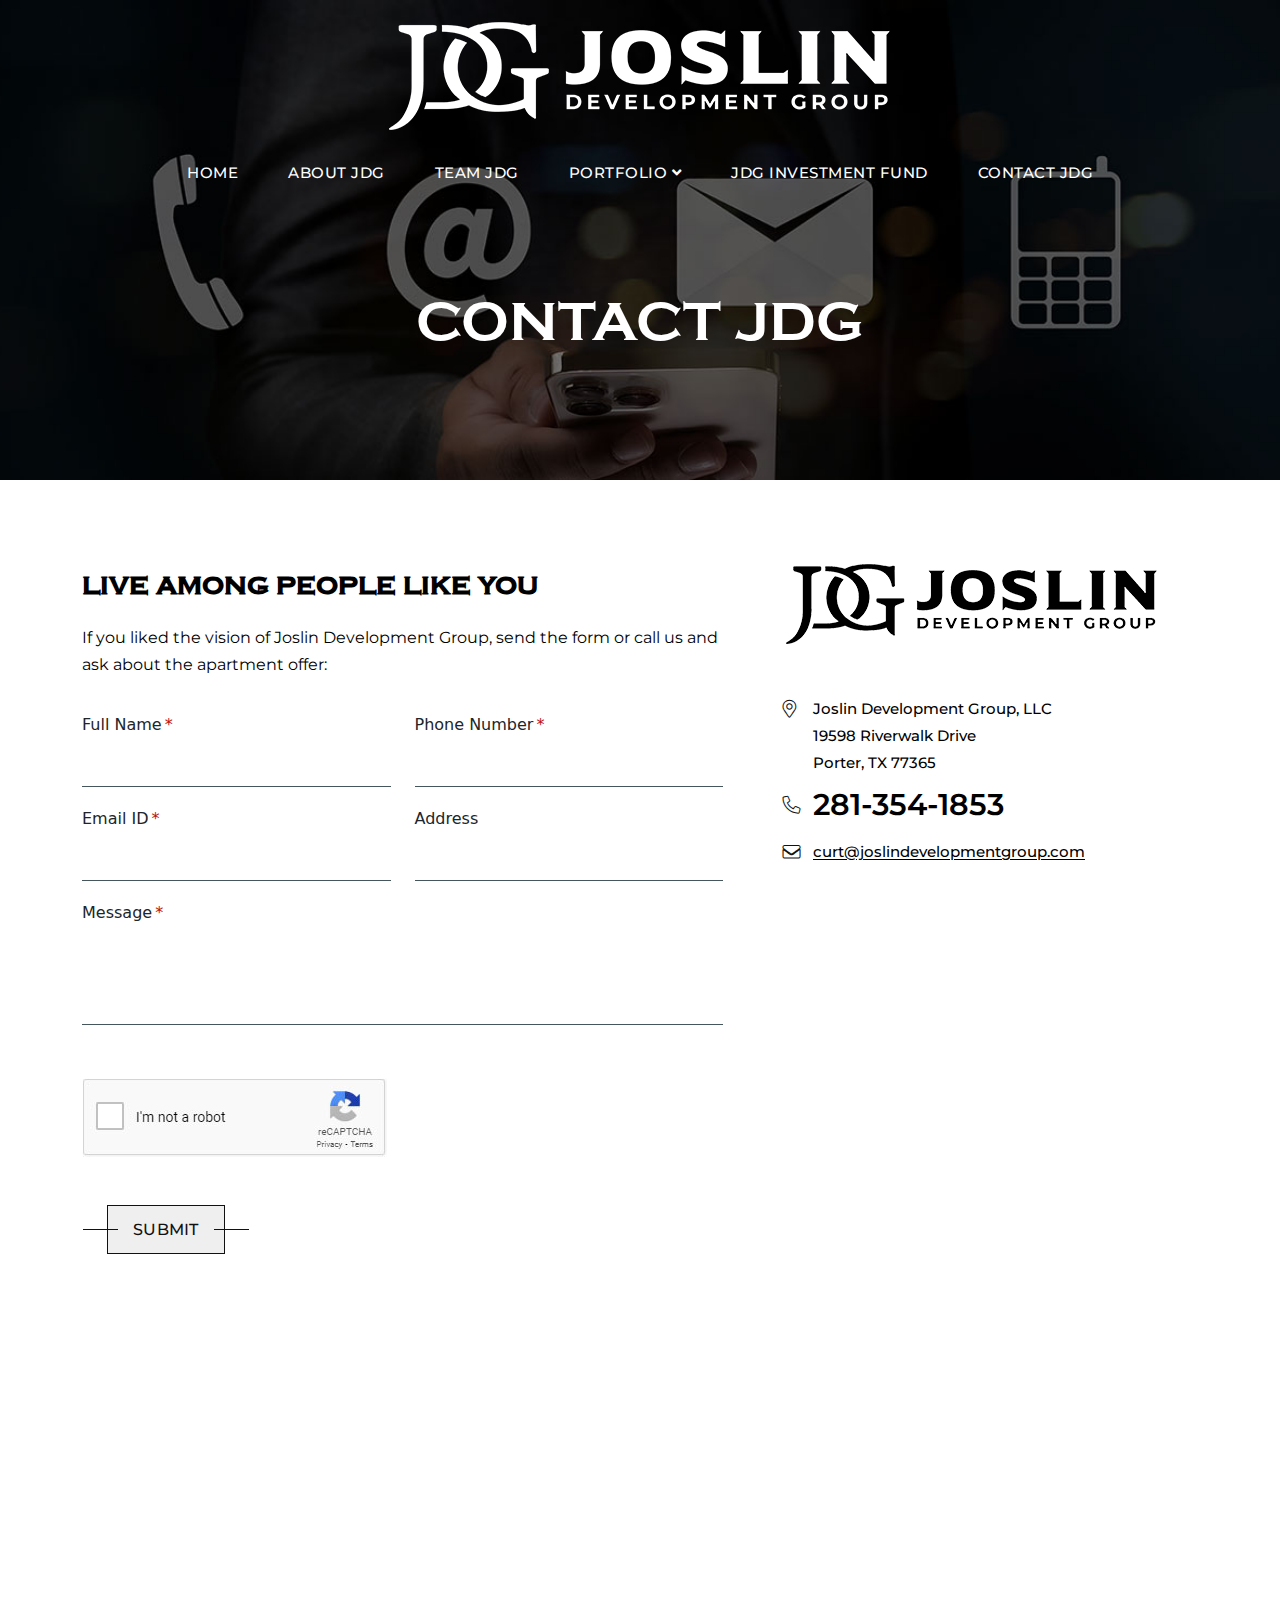
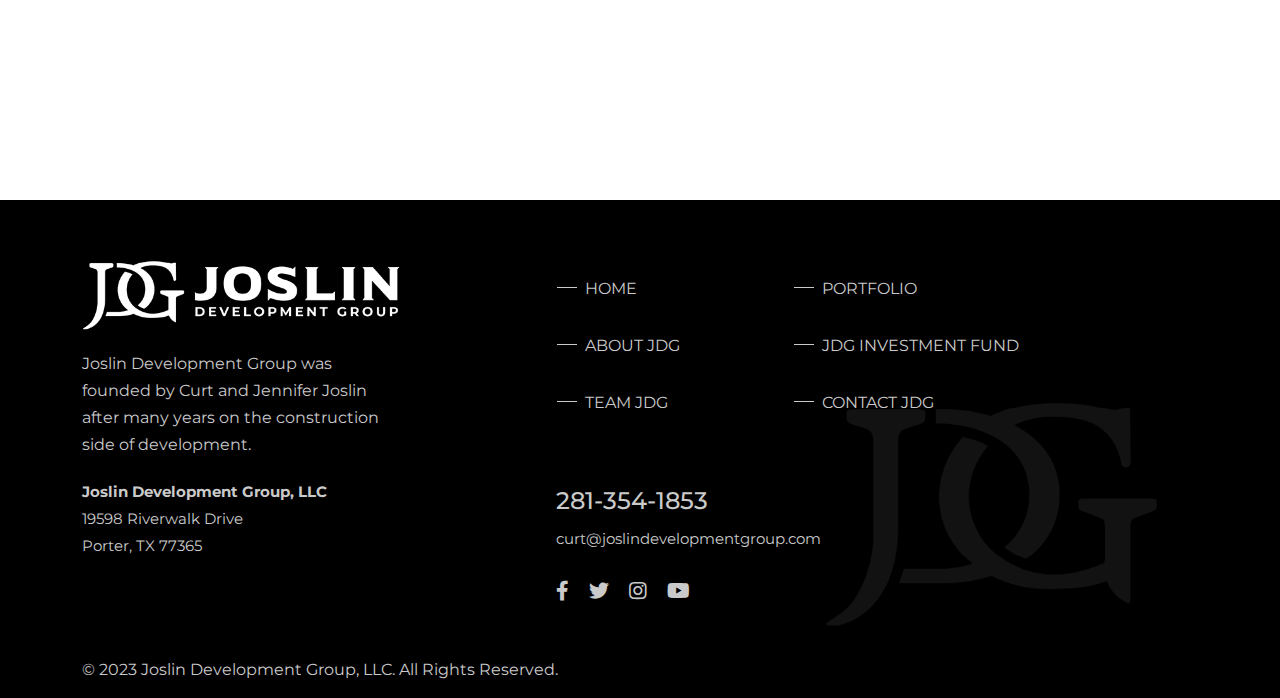
<file: contact.html>
<html lang="en-US">

<head>
    <meta name="viewport" content="width=device-width, initial-scale=1.0">
    <link rel="icon" href="">
    <title>Joslin Development Group</title>
    <link rel="pingback" href="#xmlrpc.php">
    <script src="assets/js/custom.js"></script>
    <link rel="stylesheet" type="text/css" href="assets/css/bootstrap.min.css">
    <link rel="stylesheet" type="text/css" href="assets/css/all.css">
    <link rel="stylesheet" type="text/css" href="assets/css/slick.css">
    <link rel="stylesheet" type="text/css" href="assets/css/style.css">


</head>

<body>
    <!-- HEADER SECTION -->

    <header>
        <div class="container-fluid">
            <nav class="menucontainer">
                <a href="index.html" class="logo"><img src="assets/images/logo.png" alt=""></a>
                <ul class="menutop">
                    <li><a href="index.html">Home</a></li>
                    <li><a href="aboutjdg.html">About JDG</a></li>
                    <li><a href="teamjdg.html">Team JDG</a></li>
                    <li class="dropdown"><a href="portfolio.html">Portfolio <i class="fas fa-angle-down"></i></a>
                        <ul class="dropdown-content">
                            <li><a href="#">Portfolio 1</a></li>
                            <li><a href="#">Portfolio 2</a></li>
                            <li><a href="#">Portfolio 3</a></li>
                            <li><a href="#">Portfolio 4</a></li>
                            <li><a href="#">Portfolio 5</a></li>
                        </ul>
                    </li>
                    <li><a href="investment-fund.html">JDG Investment Fund</a></li>
                    <li><a href="contact.html">Contact JDG</a></li>
                </ul>
                <div class="responsive-menu">
                    <button type="button" data-bs-toggle="offcanvas" data-bs-target="#offcanvasLeft"
                        aria-controls="offcanvasLeftLabel"><img src="assets/images/cavas.png" alt="cavas"></button>

                    <div class="offcanvas offcanvas-start" tabindex="-1" id="offcanvasLeft"
                        aria-labelledby="offcanvasLefttLabel">
                        <button type="button" class="btn-close text-reset" data-bs-dismiss="offcanvas" aria-label="Close"><i class="fas fa-times"></i></button>
                        <div class="offcanvas-body">
                            <ul>
                                <li><a href="index.html">Home</a></li>
                                <li><a href="aboutjdg.html">About JDG</a></li>
                                <li><a href="teamjdg.html">Team JDG</a></li>
                                <li><a href="portfolio.html">Portfolio</a></li>
                                <li><a href="investment-fund.html">JDG Investment Fund</a></li>
                                <li><a href="contact.html">Contact JDG</a></li>
                            </ul>
                        </div>
                    </div>
                </div>
            </nav> 
        </div>
    </header>


    <!-- MAINSLIDER SECTION -->

    <div class="breadcrumb">
        <img src="assets/images/contactbreacrumb-bg.jpg">
        <div class="breadcrumb-caption">
            <h1>Contact JDG</h1>
        </div>
    </div>

    <div class="secondary-container contactus">

        <!-- ABOUTUS TOP SECTION -->

        <div class="container">
            <div class="row">
                <div class="col-lg-7">
                    <h2 class="leftheading">LIVE AMONG PEOPLE LIKE YOU</h2>
                    <p>If you liked the vision of Joslin Development Group, send the form or call us and ask about the apartment offer:</p>
                    <form>
                        <div class="row">
                            <div class="col-sm-6">
                                <label for="name">Full Name<span>*</span></label>
                                <input type="text" id="name" required>
                            </div>
                            <div class="col-sm-6">
                                <label for="number">Phone Number<span>*</span></label>
                                <input type="text" id="number" required>
                            </div>
                            <div class="col-sm-6">
                                <label for="email">Email ID<span>*</span></label>
                                <input type="email" id="email" required>
                            </div>
                            <div class="col-sm-6">
                                <label for="address">Address</label>
                                <input type="text" id="address" required>
                            </div>
                            <div class="col-sm-12">
                                <label for="message">Message<span>*</span></label>
                                <textarea id="message" required></textarea>
                            </div>
                            <div class="col-sm-12 my-5">
                                <img src="assets/images/recaptcha.jpg" alt="recaptcha">
                            </div>
                            <div class="col-sm-12">
                                <button type="submit" class="btn btn-primary">Submit</button>
                            </div>
                        </div>
                    </form>
                    
                </div>
                <div class="col-lg-5 ps-lg-5">
                    <a href="index.html"><img src="assets/images/dark-logo.png" alt="dark-logo"></a>
                    <ul>
                        <li><i class="fas fa-map-marker-alt"></i> Joslin Development Group, LLC<br>19598 Riverwalk Drive<br>Porter, TX 77365</li>
                        <li><a href="mailto:2813541853"><i class="fas fa-phone-alt"></i> 281-354-1853</a></li>
                        <li><a href="mailto:curt@joslindevelopmentgroup.com"><i class="fas fa-envelope"></i> curt@joslindevelopmentgroup.com</a></li>
                    </ul>
                </div>
            </div>
        </div>
    </div>
    <div class="google-map">
        <iframe src="https://www.google.com/maps/embed?pb=!1m18!1m12!1m3!1d3451.2702276482687!2d-95.28044702469914!3d30.115080074888066!2m3!1f0!2f0!3f0!3m2!1i1024!2i768!4f13.1!3m3!1m2!1s0x86474c4f6a24ae3b%3A0xd08842a0b3992573!2s19598%20Riverwalk%20Dr%2C%20Porter%2C%20TX%2077365%2C%20USA!5e0!3m2!1sen!2sin!4v1684591532707!5m2!1sen!2sin" width="600" height="450" style="border:0;" allowfullscreen="" loading="lazy" referrerpolicy="no-referrer-when-downgrade" class="w-100"></iframe>
    </div>
    <!-- FOOTER SECTION -->

    <footer>
        <img src="assets/images/footer-img.png" alt="footer-img">
        <div class="container">
            <div class="row">
                <div class="col-lg-4 col-md-12 col-sm-12 pe-lg-5">
                    <figure>
                        <a href="#"><img src="assets/images/logo.png" alt="footer-logo"></a>
                    </figure>
                    <p class="lb-5">Joslin Development Group was founded by Curt and Jennifer Joslin after many years on
                        the construction side of development.</p>
                </div>
                <div class="col-lg-7 offset-lg-1 col-md-8">
                    <div class="desktop-menu">
                        <ul class="menu">
                            <li class="menu-item"><a href="index.html">Home</a></li>
                            <li class="menu-item"><a href="portfolio.html">Portfolio</a></li>
                            <li class="menu-item"><a href="aboutjdg.html">About JDG</a></li>
                            <li class="menu-item"><a href="investment-fund.html">JDG Investment Fund</a></li>
                            <li class="menu-item"><a href="teamjdg.html">Team JDG</a></li>
                            <li class="menu-item"><a href="contact.html">Contact JDG</a></li>
                        </ul>
                    </div>
                </div>
            </div>
            <ul class="footer-contact">
                <li>
                    <strong>Joslin Development Group, LLC</strong><br>19598 Riverwalk Drive<br> Porter, TX 77365
                </li>
                <li><a href="tel:2813541853">281-354-1853</a><a
                        href="mailto:curt@joslindevelopmentgroup.com">curt@joslindevelopmentgroup.com</a></li>
            </ul>
            <ul class="socialicon">
                <li><a href="#" target="_blank"><i class="fab fa-facebook-f"></i></a></li>
                <li><a href="#" target="_blank"><i class="fab fa-twitter"></i></a></li>
                <li><a href="#" target="_blank"><i class="fab fa-instagram"></i></a></li>
                <li><a href="#" target="_blank"><i class="fab fa-youtube"></i></a></li>
            </ul>
        </div>

        <div class="container">
            <div class="ftr-nav">
                <nav class="navbar navbar-dark bg-dark">
                    <div class="container">
                        <span>Home</span>
                        <button class="navbar-toggler" type="button" data-bs-toggle="collapse"
                            data-bs-target="#navbarToggleExternalContent" aria-controls="navbarToggleExternalContent"
                            aria-expanded="false" aria-label="Toggle navigation">
                            <span class="navbar-toggler-icon"></span>
                        </button>
                    </div>
                </nav>
                <div class="collapse" id="navbarToggleExternalContent">
                    <ul class="menu">
                        <li class="menu-item"><a href="#">Home</a></li>
                        <li class="menu-item"><a href="#">Portfolio</a></li>
                        <li class="menu-item"><a href="#">About JDG</a></li>
                        <li class="menu-item"><a href="#">JDG Investment Fund</a></li>
                        <li class="menu-item"><a href="#">Team JDG</a></li>
                        <li class="menu-item"><a href="#">Contact JDG</a></li>
                    </ul>
                </div>

            </div>
        </div>

        <div class="copyright">
            <div class="container">
                <p>© 2023 Joslin Development Group, LLC. All Rights Reserved.</p>
            </div>
        </div>
    </footer>


    <script src="assets/js/jquery.min.js"></script>
    <script src="assets/js/bootstrap.min.js"></script>
    <script src="assets/js/slick.js"></script>
    <script src="assets/js/custom.js"></script>
</body>

</html>
</file>
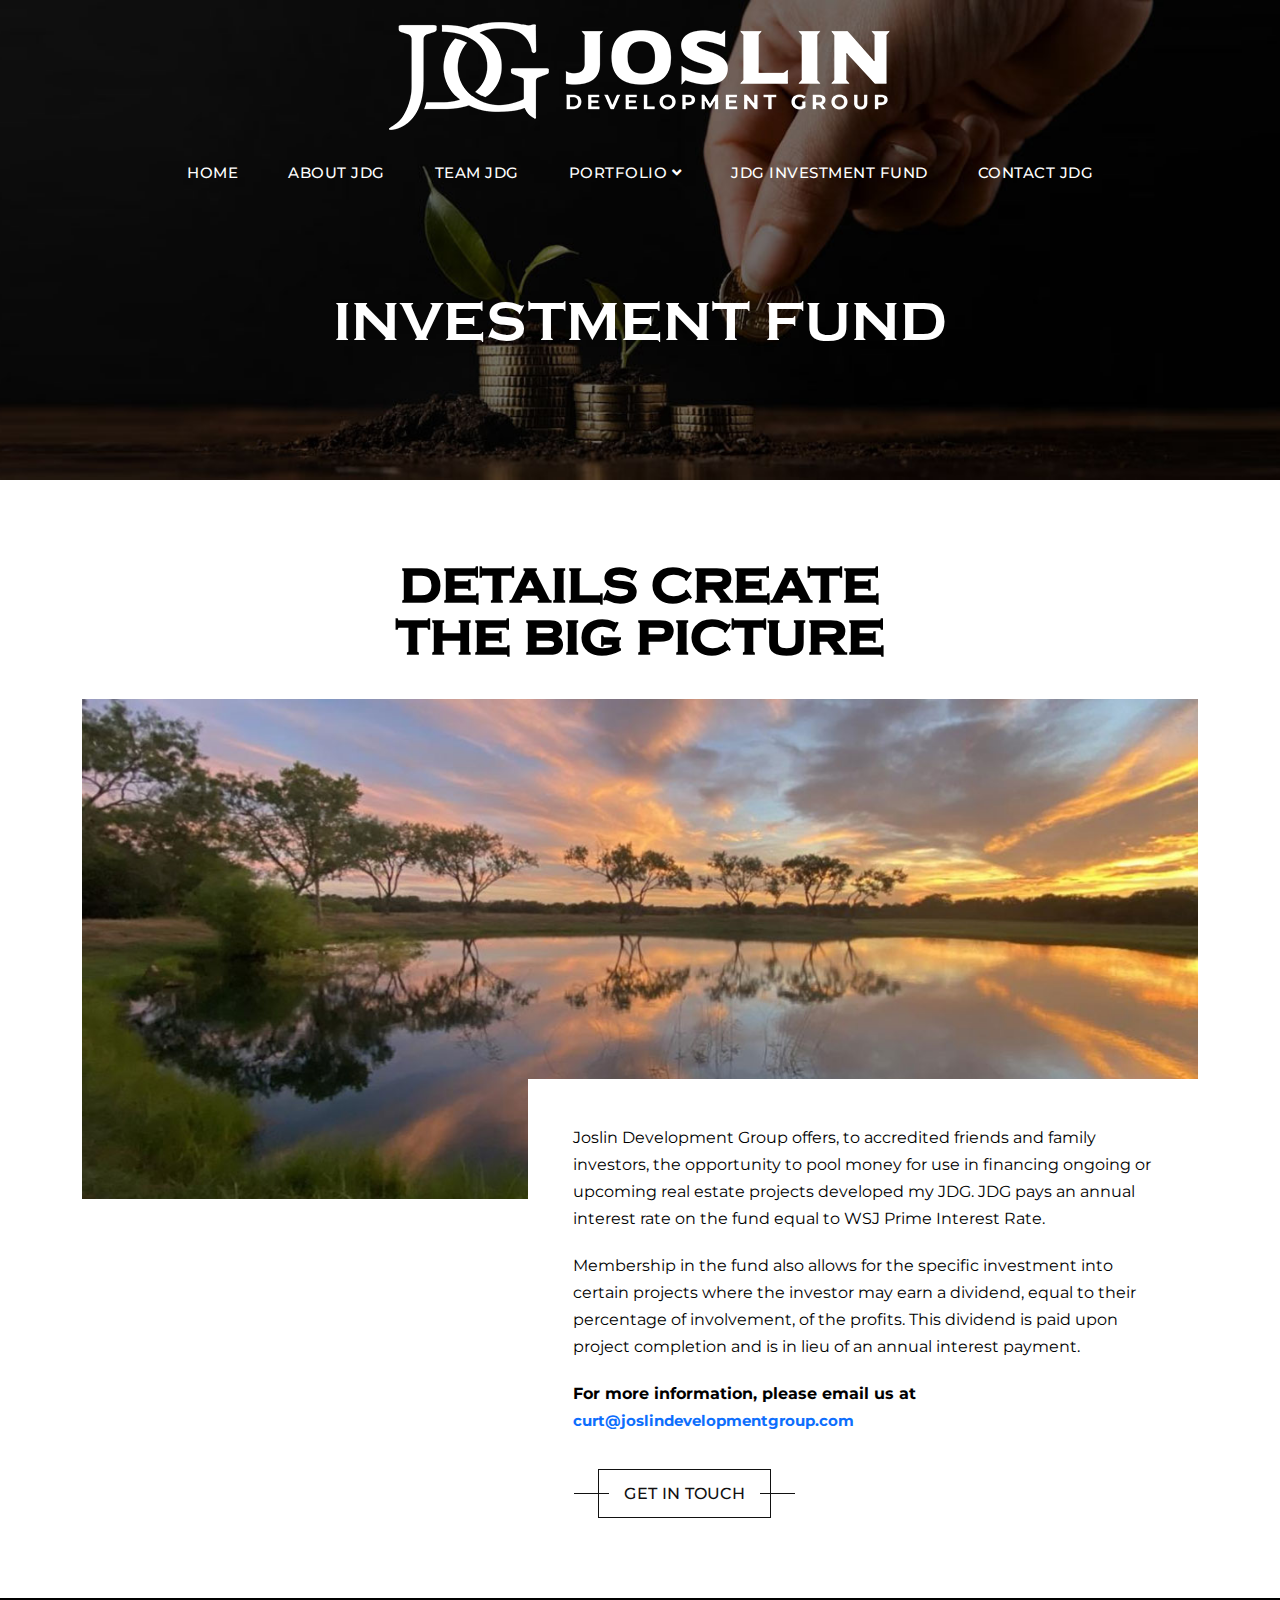
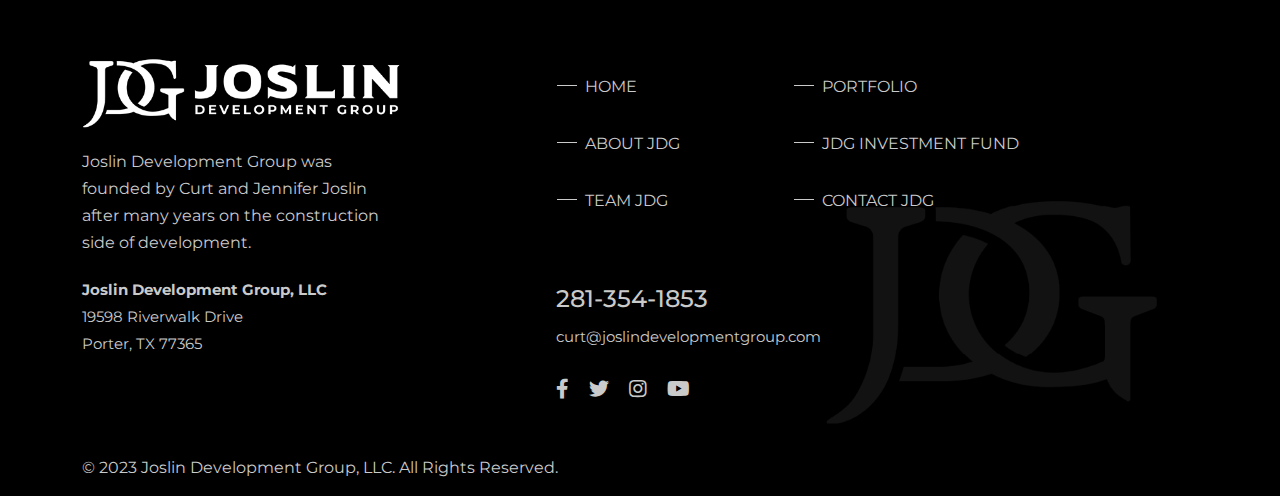
<file: investment-fund.html>
<html lang="en-US">

<head>
    <meta name="viewport" content="width=device-width, initial-scale=1.0">
    <link rel="icon" href="">
    <title>Joslin Development Group</title>
    <link rel="pingback" href="#xmlrpc.php">
    <script src="assets/js/custom.js"></script>
    <link rel="stylesheet" type="text/css" href="assets/css/bootstrap.min.css">
    <link rel="stylesheet" type="text/css" href="assets/css/all.css">
    <link rel="stylesheet" type="text/css" href="assets/css/slick.css">
    <link rel="stylesheet" type="text/css" href="assets/css/style.css">


</head>

<body>
    <!-- HEADER SECTION -->

    <header>
        <div class="container-fluid">
            <nav class="menucontainer">
                <a href="index.html" class="logo"><img src="assets/images/logo.png" alt=""></a>
                <ul class="menutop">
                    <li><a href="index.html">Home</a></li>
                    <li><a href="aboutjdg.html">About JDG</a></li>
                    <li><a href="teamjdg.html">Team JDG</a></li>
                    <li class="dropdown"><a href="portfolio.html">Portfolio <i class="fas fa-angle-down"></i></a>
                        <ul class="dropdown-content">
                            <li><a href="#">Portfolio 1</a></li>
                            <li><a href="#">Portfolio 2</a></li>
                            <li><a href="#">Portfolio 3</a></li>
                            <li><a href="#">Portfolio 4</a></li>
                            <li><a href="#">Portfolio 5</a></li>
                        </ul>
                    </li>
                    <li><a href="investment-fund.html">JDG Investment Fund</a></li>
                    <li><a href="contact.html">Contact JDG</a></li>
                </ul>
                <div class="responsive-menu">
                    <button type="button" data-bs-toggle="offcanvas" data-bs-target="#offcanvasLeft"
                        aria-controls="offcanvasLeftLabel"><img src="assets/images/cavas.png" alt="cavas"></button>

                    <div class="offcanvas offcanvas-start" tabindex="-1" id="offcanvasLeft"
                        aria-labelledby="offcanvasLefttLabel">
                        <button type="button" class="btn-close text-reset" data-bs-dismiss="offcanvas" aria-label="Close"><i class="fas fa-times"></i></button>
                        <div class="offcanvas-body">
                            <ul>
                                <li><a href="index.html">Home</a></li>
                                <li><a href="aboutjdg.html">About JDG</a></li>
                                <li><a href="teamjdg.html">Team JDG</a></li>
                                <li><a href="portfolio.html">Portfolio</a></li>
                                <li><a href="investment-fund.html">JDG Investment Fund</a></li>
                                <li><a href="contact.html">Contact JDG</a></li>
                            </ul>
                        </div>
                    </div>
                </div>
            </nav> 
        </div>
    </header>

    <!-- MAINSLIDER SECTION -->

    <div class="breadcrumb">
        <img src="assets/images/investmentbreadcrumb-bg.jpg">
        <div class="breadcrumb-caption">
            <h1>Investment Fund</h1>
        </div>
    </div>

    <div class="secondary-container investment-fund">

        <!-- ABOUTUS TOP SECTION -->

        <div class="container">
            <h2 class="heading">Details Create<br>The Big Picture</h2>
            <div class="aboutustop">
                <img src="assets/images/aboutus-img.jpg" alt="aboutus-img">
                <div class="aboutustop-content">
                    <p>Joslin Development Group offers, to accredited friends and family investors, the opportunity to pool money for use in financing ongoing or upcoming real estate projects developed my JDG. JDG pays an annual interest rate on the fund equal to WSJ Prime Interest Rate.</p>
                    <p>Membership in the fund also allows for the specific investment into certain projects where the investor may earn a dividend, equal to their percentage of involvement, of the profits. This dividend is paid upon project completion and is in lieu of an annual interest payment.</p>
                    <p><strong>For more information, please email us at <br><a href="mailto:curt@joslindevelopmentgroup.com">curt@joslindevelopmentgroup.com</a></strong></p>
                    <a href="#" class="btn btn-primary">Get In Touch</a>
                </div>
            </div>
        </div>
    </div>

    <!-- FOOTER SECTION -->

    <footer>
        <img src="assets/images/footer-img.png" alt="footer-img">
        <div class="container">
            <div class="row">
                <div class="col-lg-4 col-md-12 col-sm-12 pe-lg-5">
                    <figure>
                        <a href="#"><img src="assets/images/logo.png" alt="footer-logo"></a>
                    </figure>
                    <p class="lb-5">Joslin Development Group was founded by Curt and Jennifer Joslin after many years on
                        the construction side of development.</p>
                </div>
                <div class="col-lg-7 offset-lg-1 col-md-8">
                    <div class="desktop-menu">
                        <ul class="menu">
                            <li class="menu-item"><a href="index.html">Home</a></li>
                            <li class="menu-item"><a href="portfolio.html">Portfolio</a></li>
                            <li class="menu-item"><a href="aboutjdg.html">About JDG</a></li>
                            <li class="menu-item"><a href="investment-fund.html">JDG Investment Fund</a></li>
                            <li class="menu-item"><a href="teamjdg.html">Team JDG</a></li>
                            <li class="menu-item"><a href="contact.html">Contact JDG</a></li>
                        </ul>
                    </div>
                </div>
            </div>
            <ul class="footer-contact">
                <li>
                    <strong>Joslin Development Group, LLC</strong><br>19598 Riverwalk Drive<br> Porter, TX 77365
                </li>
                <li><a href="tel:2813541853">281-354-1853</a><a
                        href="mailto:curt@joslindevelopmentgroup.com">curt@joslindevelopmentgroup.com</a></li>
            </ul>
            <ul class="socialicon">
                <li><a href="#" target="_blank"><i class="fab fa-facebook-f"></i></a></li>
                <li><a href="#" target="_blank"><i class="fab fa-twitter"></i></a></li>
                <li><a href="#" target="_blank"><i class="fab fa-instagram"></i></a></li>
                <li><a href="#" target="_blank"><i class="fab fa-youtube"></i></a></li>
            </ul>
        </div>

        <div class="container">
            <div class="ftr-nav">
                <nav class="navbar navbar-dark bg-dark">
                    <div class="container">
                        <span>Home</span>
                        <button class="navbar-toggler" type="button" data-bs-toggle="collapse"
                            data-bs-target="#navbarToggleExternalContent" aria-controls="navbarToggleExternalContent"
                            aria-expanded="false" aria-label="Toggle navigation">
                            <span class="navbar-toggler-icon"></span>
                        </button>
                    </div>
                </nav>
                <div class="collapse" id="navbarToggleExternalContent">
                    <ul class="menu">
                        <li class="menu-item"><a href="#">Home</a></li>
                        <li class="menu-item"><a href="#">Portfolio</a></li>
                        <li class="menu-item"><a href="#">About JDG</a></li>
                        <li class="menu-item"><a href="#">JDG Investment Fund</a></li>
                        <li class="menu-item"><a href="#">Team JDG</a></li>
                        <li class="menu-item"><a href="#">Contact JDG</a></li>
                    </ul>
                </div>

            </div>
        </div>

        <div class="copyright">
            <div class="container">
                <p>© 2023 Joslin Development Group, LLC. All Rights Reserved.</p>
            </div>
        </div>
    </footer>


    <script src="assets/js/jquery.min.js"></script>
    <script src="assets/js/bootstrap.min.js"></script>
    <script src="assets/js/slick.js"></script>
    <script src="assets/js/custom.js"></script>
</body>

</html>
</file>
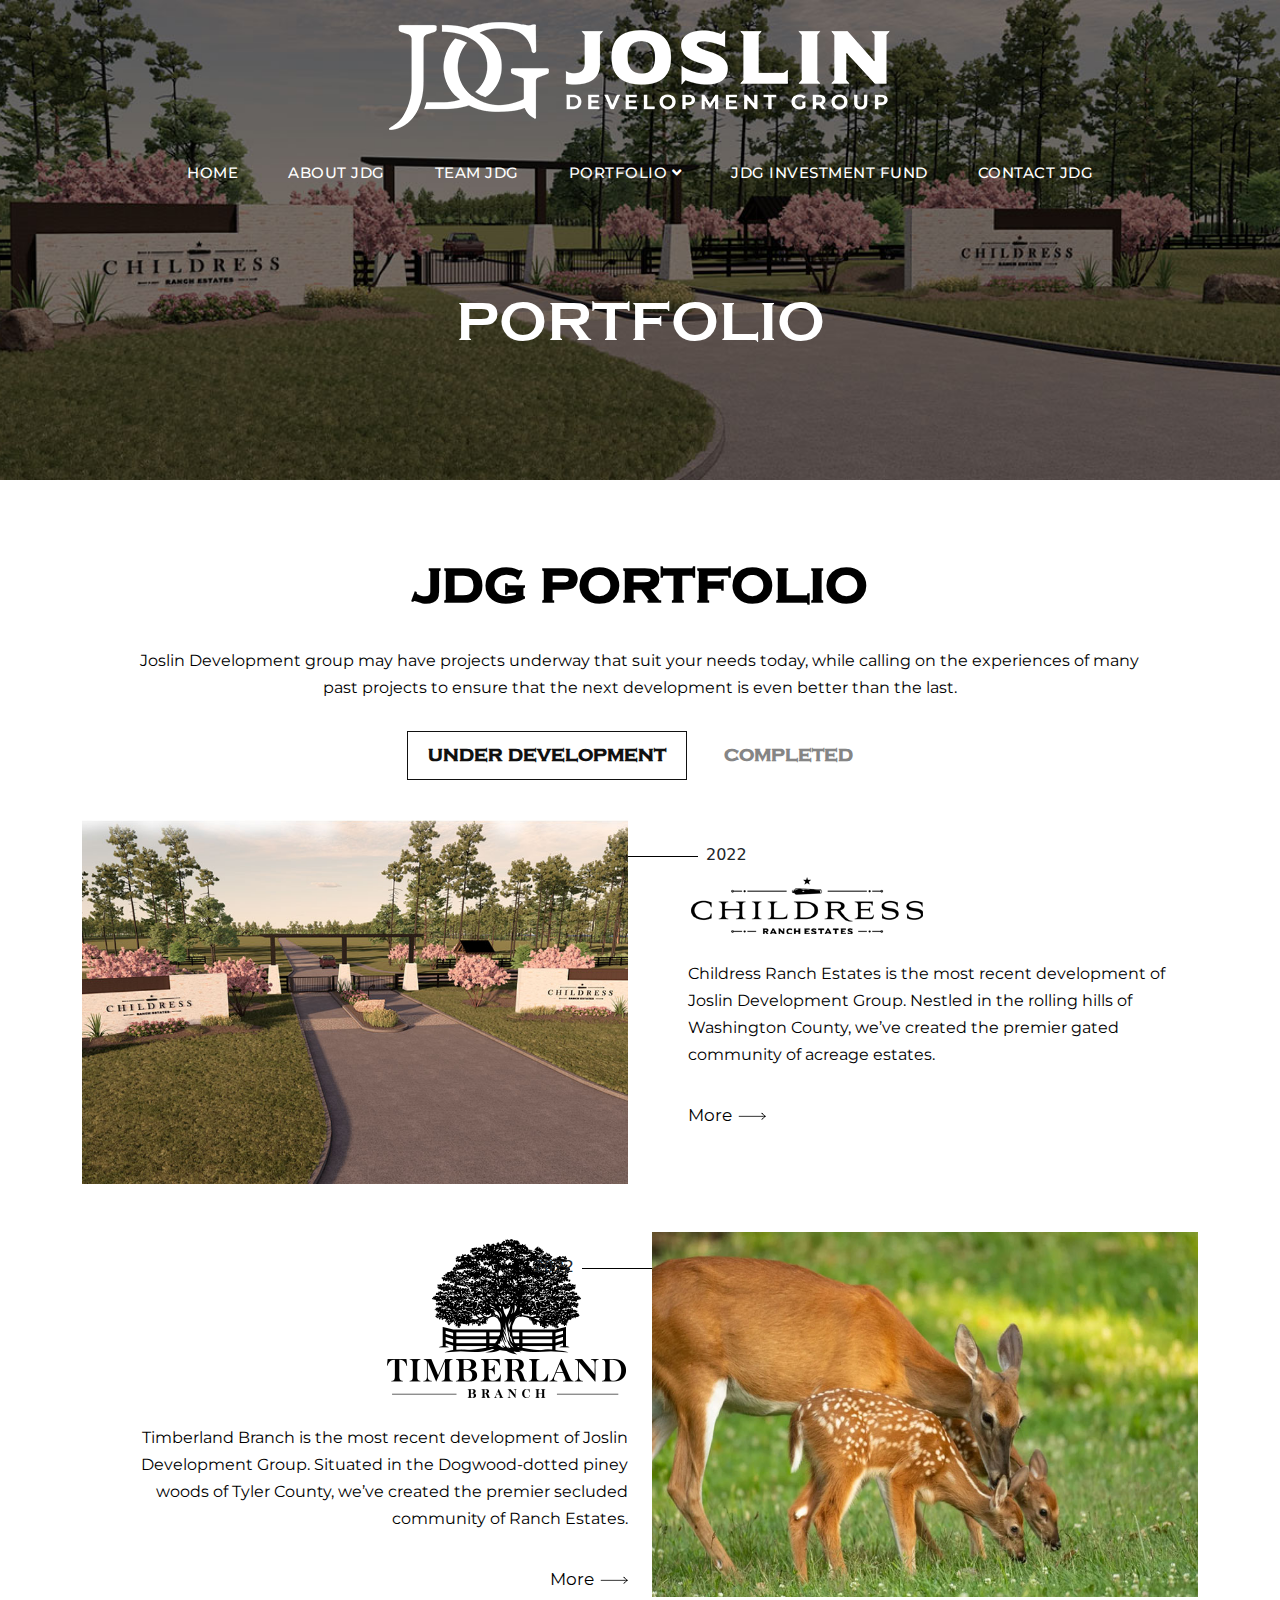
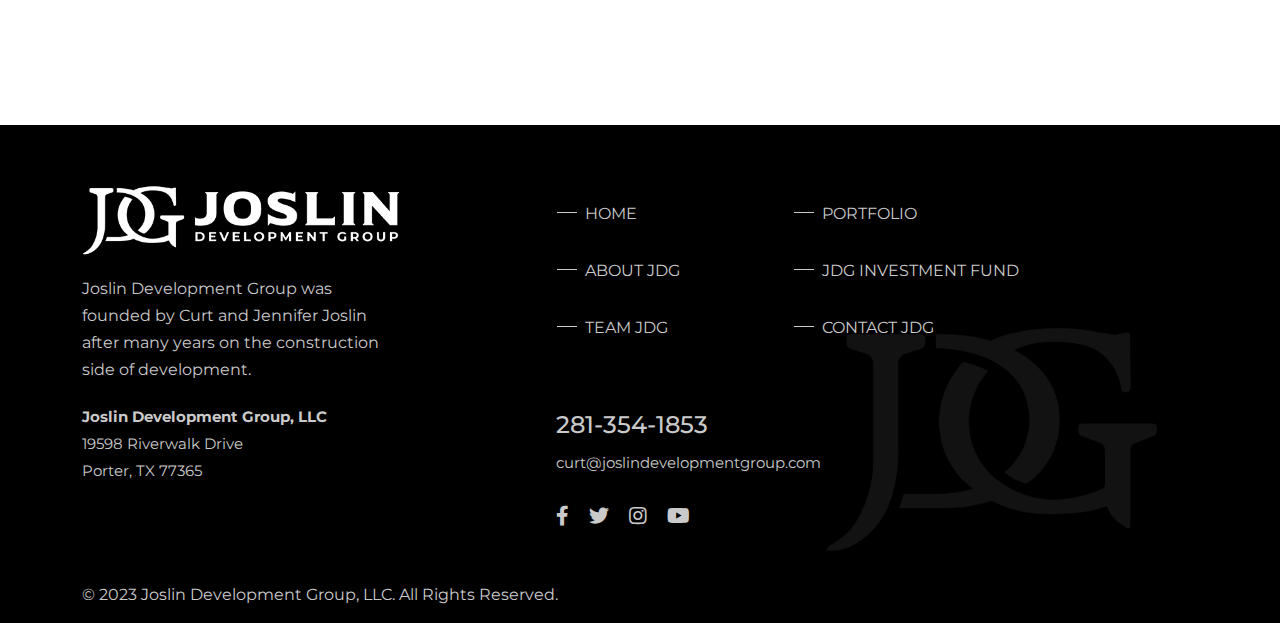
<file: portfolio.html>
<html lang="en-US">

<head>
    <meta name="viewport" content="width=device-width, initial-scale=1.0">
    <link rel="icon" href="">
    <title>Joslin Development Group</title>
    <link rel="pingback" href="#xmlrpc.php">
    <script src="assets/js/custom.js"></script>
    <link rel="stylesheet" type="text/css" href="assets/css/bootstrap.min.css">
    <link rel="stylesheet" type="text/css" href="assets/css/all.css">
    <link rel="stylesheet" type="text/css" href="assets/css/slick.css">
    <link rel="stylesheet" type="text/css" href="assets/css/style.css">


</head>

<body>
    <!-- HEADER SECTION -->

    <header>
        <div class="container-fluid">
            <nav class="menucontainer">
                <a href="index.html" class="logo"><img src="assets/images/logo.png" alt=""></a>
                <ul class="menutop">
                    <li><a href="index.html">Home</a></li>
                    <li><a href="aboutjdg.html">About JDG</a></li>
                    <li><a href="teamjdg.html">Team JDG</a></li>
                    <li class="dropdown"><a href="portfolio.html">Portfolio <i class="fas fa-angle-down"></i></a>
                        <ul class="dropdown-content">
                            <li><a href="#">Portfolio 1</a></li>
                            <li><a href="#">Portfolio 2</a></li>
                            <li><a href="#">Portfolio 3</a></li>
                            <li><a href="#">Portfolio 4</a></li>
                            <li><a href="#">Portfolio 5</a></li>
                        </ul>
                    </li>
                    <li><a href="investment-fund.html">JDG Investment Fund</a></li>
                    <li><a href="contact.html">Contact JDG</a></li>
                </ul>
                <div class="responsive-menu">
                    <button type="button" data-bs-toggle="offcanvas" data-bs-target="#offcanvasLeft"
                        aria-controls="offcanvasLeftLabel"><img src="assets/images/cavas.png" alt="cavas"></button>

                    <div class="offcanvas offcanvas-start" tabindex="-1" id="offcanvasLeft"
                        aria-labelledby="offcanvasLefttLabel">
                        <button type="button" class="btn-close text-reset" data-bs-dismiss="offcanvas" aria-label="Close"><i class="fas fa-times"></i></button>
                        <div class="offcanvas-body">
                            <ul>
                                <li><a href="index.html">Home</a></li>
                                <li><a href="aboutjdg.html">About JDG</a></li>
                                <li><a href="teamjdg.html">Team JDG</a></li>
                                <li><a href="portfolio.html">Portfolio</a></li>
                                <li><a href="investment-fund.html">JDG Investment Fund</a></li>
                                <li><a href="contact.html">Contact JDG</a></li>
                            </ul>
                        </div>
                    </div>
                </div>
            </nav> 
        </div>
    </header>

    <!-- MAINSLIDER SECTION -->

    <div class="breadcrumb">
        <img src="assets/images/portfoliobreacrumb-bg.jpg">
        <div class="breadcrumb-caption">
            <h1>Portfolio</h1>
        </div>
    </div>

    <div class="secondary-container portfolio">
        <div class="container">
            <h2 class="heading">JDG Portfolio</h2>
            <p class="description">Joslin Development group may have projects underway that suit your needs today, while
                calling on the experiences of many past projects to ensure that the next development is even better than
                the last.</p>


            <ul class="nav nav-pills mb-3" id="pills-tab" role="tablist">
                <li class="nav-item" role="presentation">
                    <a class="nav-link active" id="pills-development-tab" data-bs-toggle="pill"
                        data-bs-target="#pills-development" type="button" role="tab" aria-controls="pills-development"
                        aria-selected="true">Under Development</a>
                </li>
                <li class="nav-item" role="presentation">
                    <a class="nav-link" id="pills-completed-tab" data-bs-toggle="pill" data-bs-target="#pills-completed"
                        type="button" role="tab" aria-controls="pills-completed" aria-selected="false">Completed</a>
                </li>
            </ul>
            <div class="tab-content" id="pills-tabContent">
                <div class="tab-pane fade show active" id="pills-development" role="tabpanel"
                    aria-labelledby="pills-development-tab" tabindex="0">
                    <div class="row mb-5">
                        <div class="col-lg-6 col-md-12">
                            <figure class="m-0">
                                <img src="assets/images/childress.jpg" alt="childress">
                                <span>2022</span>                            </figure>
                        </div>
                        <div class="col-lg-6 col-md-12 ps-lg-5">
                            <div class="portfolio-cnt">
                                <img src="assets/images/childress-logo.png" alt="childress-logo">
                                <p class="py-4">Childress Ranch Estates is the most recent development of Joslin
                                    Development Group. Nestled in the rolling hills of Washington County, we’ve created
                                    the premier gated community of acreage estates.</p>
                                <a href="#">More <img src="assets/images/right-arrow.png" alt="right-arrow"></a>
                            </div>
                        </div>
                    </div>
                    <div class="row mb-lg-5">
                        <div class="col-lg-6 col-md-12">
                            <figure class="m-0">
                                <img src="assets/images/timberland.jpg" alt="timberland">
                                <span>2022</span>                            </figure>
                        </div>
                        <div class="col-lg-6 col-md-12 ps-lg-5">
                            <div class="portfolio-cnt">
                                <img src="assets/images/timberland-logo.png" alt="timberland-logo">
                                <p class="py-4">Timberland Branch is the most recent development of Joslin Development
                                    Group. Situated in the Dogwood-dotted piney woods of Tyler County, we’ve created the
                                    premier secluded community of Ranch Estates. </p>
                                <a href="#">More <img src="assets/images/right-arrow.png" alt="right-arrow"></a>
                            </div>
                        </div>
                    </div>
                </div>
                <div class="tab-pane fade" id="pills-completed" role="tabpanel" aria-labelledby="pills-completed-tab"
                    tabindex="0">
                    <div class="row mb-5">
                        <div class="col-lg-6 col-md-12">
                            <figure class="m-0">
                                <img src="assets/images/penny-place-townhomes.jpg" alt="penny-place-townhomes">
                                <span>2022</span>                            </figure>
                        </div>
                        <div class="col-lg-6 col-md-12 ps-lg-5">
                            <div class="portfolio-cnt">
                                <h3>Penny Place Townhomes</h3>
                                <p class="pt-4">Penny Place Townhomes- 12 Unit Townhome facility in Porter, TX. Filled and held for ten years before selling to investors.</p>
                                
                            </div>
                        </div>
                    </div>
                    <div class="row mb-5">
                        <div class="col-lg-6 col-md-12">
                            <figure class="m-0">
                                <img src="assets/images/lone-star-square-townhomes.jpg" alt="lone-star-square-townhomes">
                                <span>2022</span>                            </figure>
                        </div>
                        <div class="col-lg-6 col-md-12 ps-lg-5">
                            <div class="portfolio-cnt">
                                <h3>Lone Star Square Townhomes</h3>
                                <p class="pt-4">Lone Star Square Townhomes- 60 Unit Townhome facility in Porter, TX.  Filled and held for ten years before selling to investors.</p>
                            </div>
                        </div>
                    </div>
                    <div class="row">
                        <div class="col-lg-6 col-md-12">
                            <figure class="m-0">
                                <img src="assets/images/dunn-right-rv-park.jpg" alt="dunn-right-rv-park">
                                <span>2022</span>                            </figure>
                        </div>
                        <div class="col-lg-6 col-md-12 ps-lg-5">
                            <div class="portfolio-cnt">
                                <h3>Dunn Right RV Park</h3>
                                <p class="pt-4">Dunn Right RV Park- 120 space RV facility in Porter, TX, developed for a private, discerning ownership team.</p>
                            </div>
                        </div>
                    </div>
                </div>

            </div>
        </div>
    </div>

    <!-- FOOTER SECTION -->

    <footer>
        <img src="assets/images/footer-img.png" alt="footer-img">
        <div class="container">
            <div class="row">
                <div class="col-lg-4 col-md-12 col-sm-12 pe-lg-5">
                    <figure>
                        <a href="#"><img src="assets/images/logo.png" alt="footer-logo"></a>
                    </figure>
                    <p class="lb-5">Joslin Development Group was founded by Curt and Jennifer Joslin after many years on
                        the construction side of development.</p>
                </div>
                <div class="col-lg-7 offset-lg-1 col-md-8">
                    <div class="desktop-menu">
                        <ul class="menu">
                            <li class="menu-item"><a href="index.html">Home</a></li>
                            <li class="menu-item"><a href="portfolio.html">Portfolio</a></li>
                            <li class="menu-item"><a href="aboutjdg.html">About JDG</a></li>
                            <li class="menu-item"><a href="investment-fund.html">JDG Investment Fund</a></li>
                            <li class="menu-item"><a href="teamjdg.html">Team JDG</a></li>
                            <li class="menu-item"><a href="contact.html">Contact JDG</a></li>
                        </ul>
                    </div>
                </div>
            </div>
            <ul class="footer-contact">
                <li>
                    <strong>Joslin Development Group, LLC</strong><br>19598 Riverwalk Drive<br> Porter, TX 77365
                </li>
                <li><a href="tel:2813541853">281-354-1853</a><a
                        href="mailto:curt@joslindevelopmentgroup.com">curt@joslindevelopmentgroup.com</a></li>
            </ul>
            <ul class="socialicon">
                <li><a href="#" target="_blank"><i class="fab fa-facebook-f"></i></a></li>
                <li><a href="#" target="_blank"><i class="fab fa-twitter"></i></a></li>
                <li><a href="#" target="_blank"><i class="fab fa-instagram"></i></a></li>
                <li><a href="#" target="_blank"><i class="fab fa-youtube"></i></a></li>
            </ul>
        </div>

        <div class="container">
            <div class="ftr-nav">
                <nav class="navbar navbar-dark bg-dark">
                    <div class="container">
                        <span>Home</span>
                        <button class="navbar-toggler" type="button" data-bs-toggle="collapse"
                            data-bs-target="#navbarToggleExternalContent" aria-controls="navbarToggleExternalContent"
                            aria-expanded="false" aria-label="Toggle navigation">
                            <span class="navbar-toggler-icon"></span>
                        </button>
                    </div>
                </nav>
                <div class="collapse" id="navbarToggleExternalContent">
                    <ul class="menu">
                        <li class="menu-item"><a href="#">Home</a></li>
                        <li class="menu-item"><a href="#">Portfolio</a></li>
                        <li class="menu-item"><a href="#">About JDG</a></li>
                        <li class="menu-item"><a href="#">JDG Investment Fund</a></li>
                        <li class="menu-item"><a href="#">Team JDG</a></li>
                        <li class="menu-item"><a href="#">Contact JDG</a></li>
                    </ul>
                </div>

            </div>
        </div>

        <div class="copyright">
            <div class="container">
                <p>© 2023 Joslin Development Group, LLC. All Rights Reserved.</p>
            </div>
        </div>
    </footer>

    

    <script src="assets/js/jquery.min.js"></script>
    <script src="assets/js/bootstrap.min.js"></script>
    <script src="assets/js/slick.js"></script>
    <script src="assets/js/custom.js"></script>
</body>

</html>
</file>
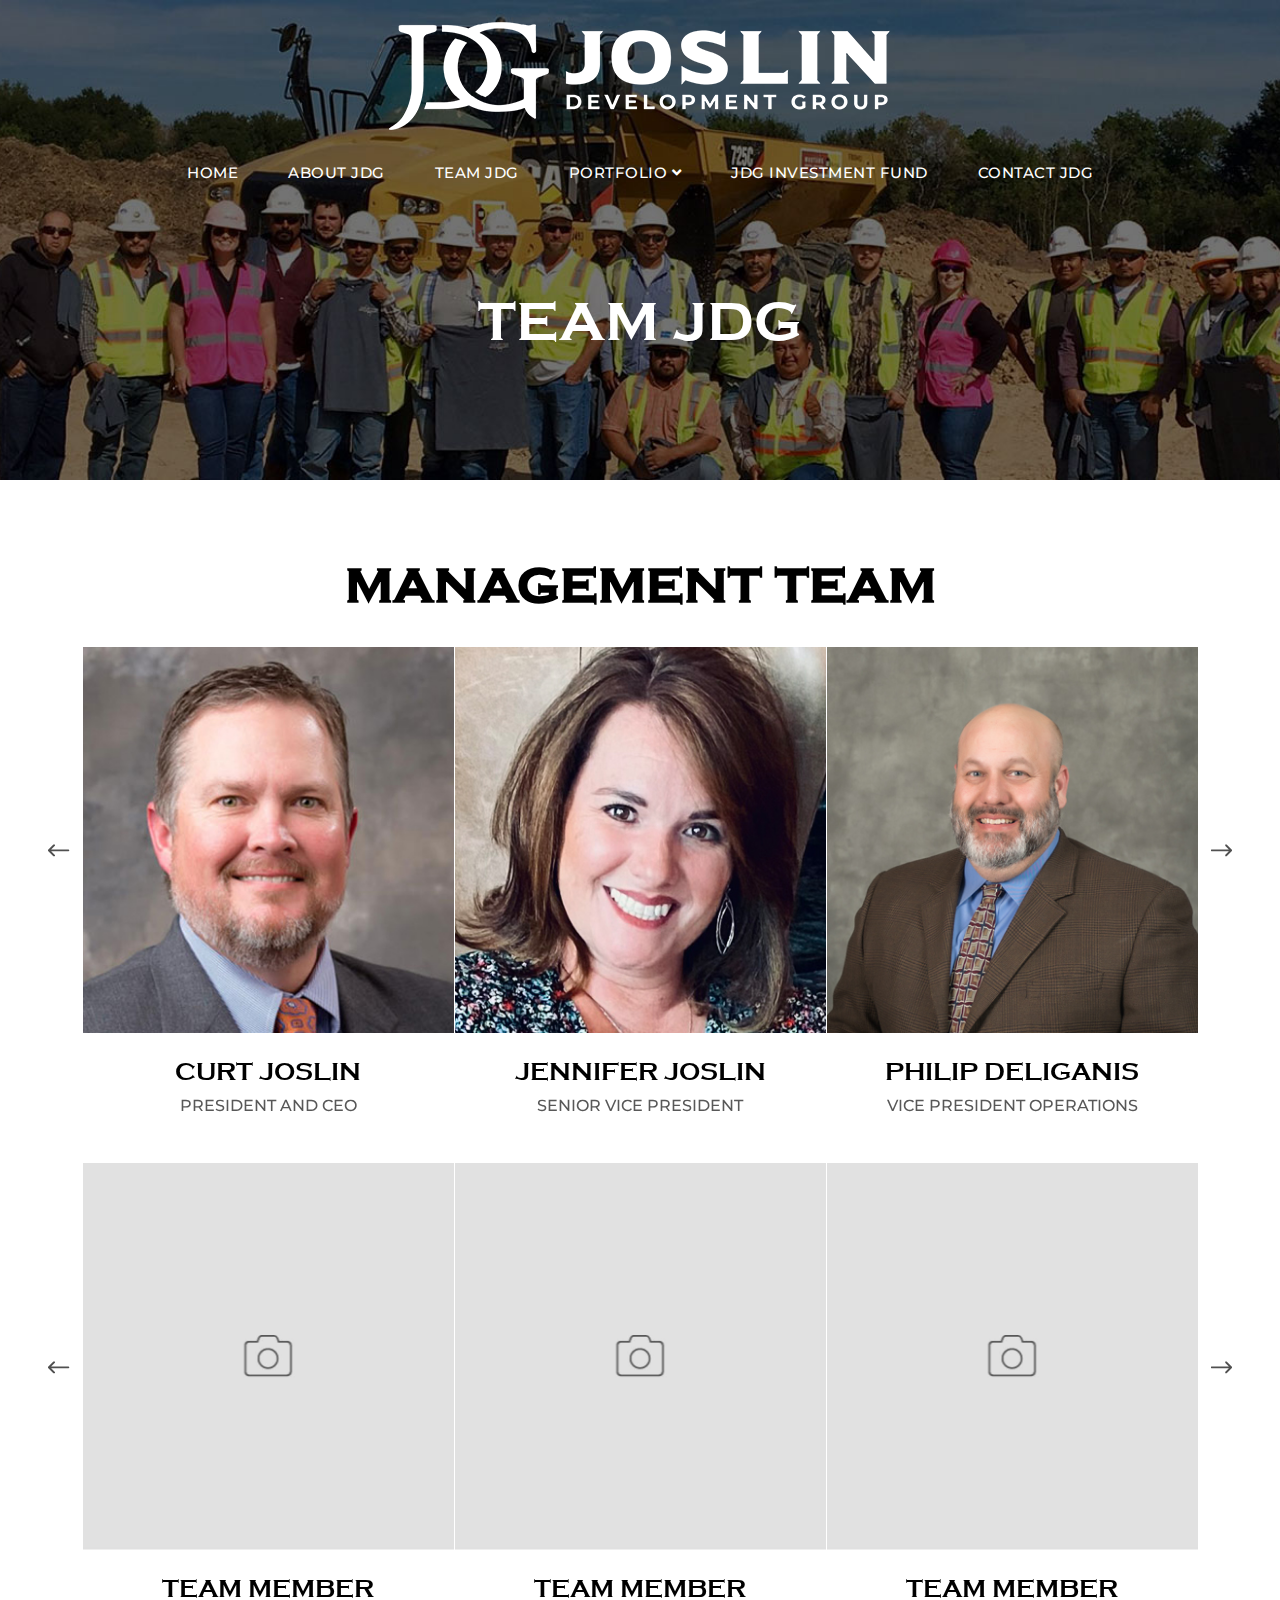
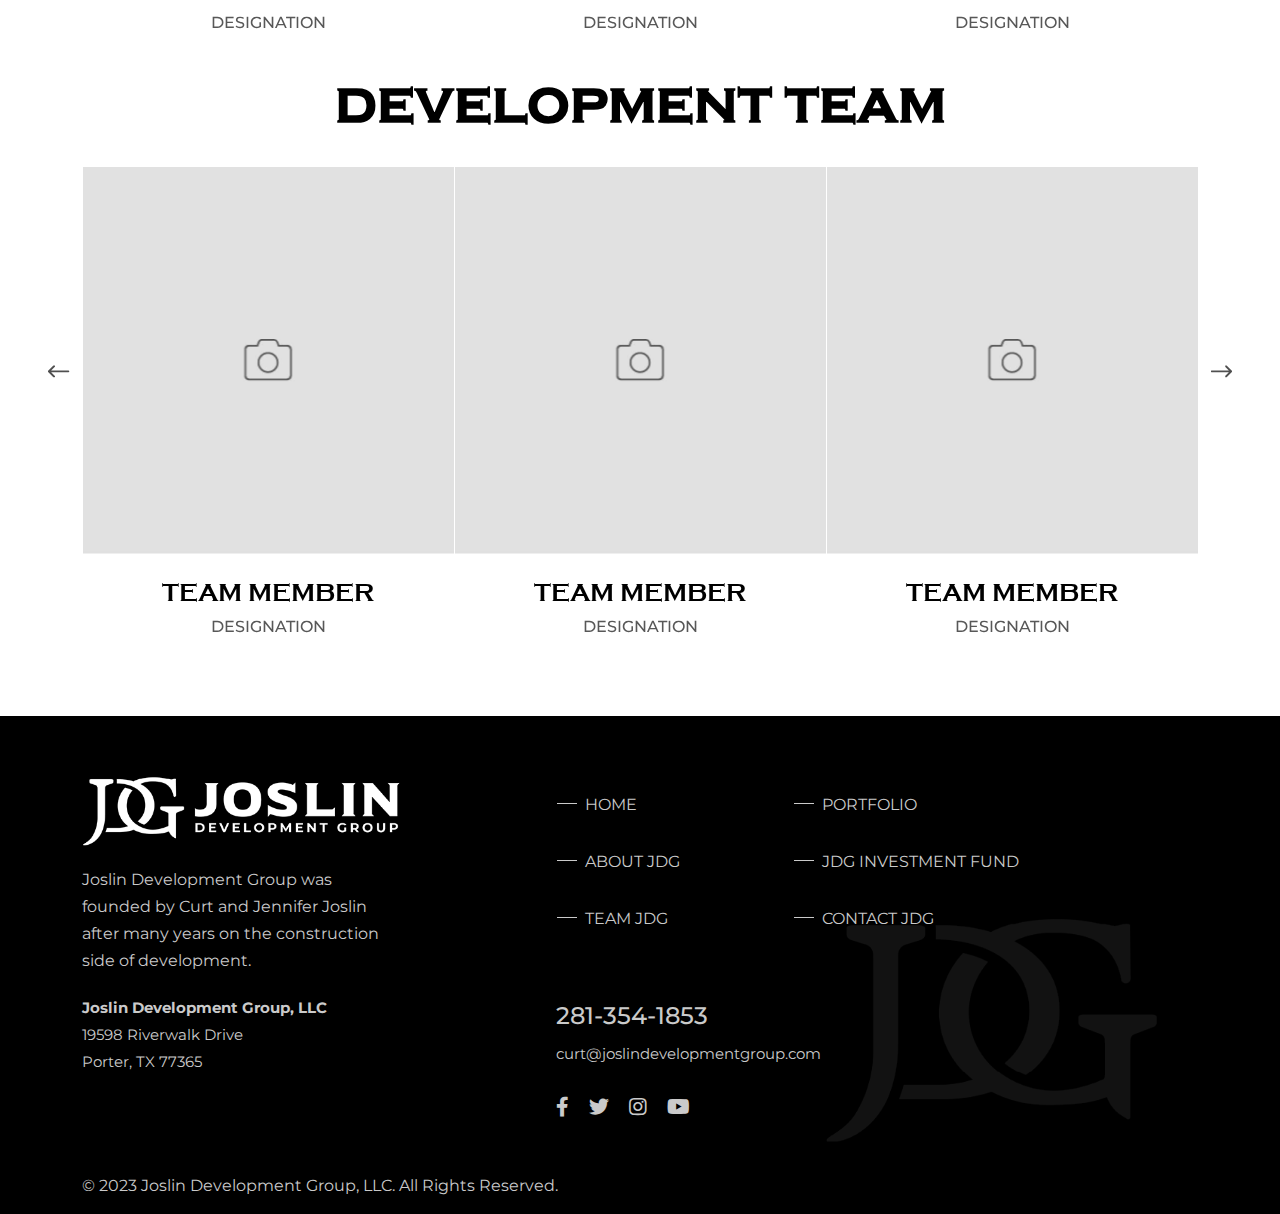
<file: teamjdg.html>
<html lang="en-US">

<head>
    <meta name="viewport" content="width=device-width, initial-scale=1.0">
    <link rel="icon" href="">
    <title>Joslin Development Group</title>
    <link rel="pingback" href="#xmlrpc.php">
    <script src="assets/js/custom.js"></script>
    <link rel="stylesheet" type="text/css" href="assets/css/bootstrap.min.css">
    <link rel="stylesheet" type="text/css" href="assets/css/all.css">
    <link rel="stylesheet" type="text/css" href="assets/css/slick.css">
    <link rel="stylesheet" type="text/css" href="assets/css/style.css">


</head>

<body>
    <!-- HEADER SECTION -->

    <header>
        <div class="container-fluid">
            <nav class="menucontainer">
                <a href="index.html" class="logo"><img src="assets/images/logo.png" alt=""></a>
                <ul class="menutop">
                    <li><a href="index.html">Home</a></li>
                    <li><a href="aboutjdg.html">About JDG</a></li>
                    <li><a href="teamjdg.html">Team JDG</a></li>
                    <li class="dropdown"><a href="portfolio.html">Portfolio <i class="fas fa-angle-down"></i></a>
                        <ul class="dropdown-content">
                            <li><a href="#">Portfolio 1</a></li>
                            <li><a href="#">Portfolio 2</a></li>
                            <li><a href="#">Portfolio 3</a></li>
                            <li><a href="#">Portfolio 4</a></li>
                            <li><a href="#">Portfolio 5</a></li>
                        </ul>
                    </li>
                    <li><a href="investment-fund.html">JDG Investment Fund</a></li>
                    <li><a href="contact.html">Contact JDG</a></li>
                </ul>
                <div class="responsive-menu">
                    <button type="button" data-bs-toggle="offcanvas" data-bs-target="#offcanvasLeft"
                        aria-controls="offcanvasLeftLabel"><img src="assets/images/cavas.png" alt="cavas"></button>

                    <div class="offcanvas offcanvas-start" tabindex="-1" id="offcanvasLeft"
                        aria-labelledby="offcanvasLefttLabel">
                        <button type="button" class="btn-close text-reset" data-bs-dismiss="offcanvas" aria-label="Close"><i class="fas fa-times"></i></button>
                        <div class="offcanvas-body">
                            <ul>
                                <li><a href="index.html">Home</a></li>
                                <li><a href="aboutjdg.html">About JDG</a></li>
                                <li><a href="teamjdg.html">Team JDG</a></li>
                                <li><a href="portfolio.html">Portfolio</a></li>
                                <li><a href="investment-fund.html">JDG Investment Fund</a></li>
                                <li><a href="contact.html">Contact JDG</a></li>
                            </ul>
                        </div>
                    </div>
                </div>
            </nav> 
        </div>
    </header>

    <!-- MAINSLIDER SECTION -->

    <div class="breadcrumb">
        <img src="assets/images/teamjdgbreacrumb-bg.jpg">
        <div class="breadcrumb-caption">
            <h1>Team JDG</h1>
        </div>
    </div>

    <div class="secondary-container team">
        <div class="container">
            <h2 class="heading">Management Team</h2>
            <div class="team-slider">
                <div class="team-list">
                    <img src="assets/images/team-1.jpg">
                    <h3>Curt Joslin<span>President and CEO</span></h3>
                </div>
                <div class="team-list">
                    <img src="assets/images/team-2.jpg">
                    <h3>Jennifer Joslin<span>Senior Vice President</span></h3>
                </div>
                <div class="team-list">
                    <img src="assets/images/team-3.jpg">
                    <h3>Philip Deliganis<span>Vice President Operations</span></h3>
                </div>
                <div class="team-list">
                    <img src="assets/images/team-1.jpg">
                    <h3>Curt Joslin<span>President and CEO</span></h3>
                </div>
            </div>
        </div>
        <div class="container my-5">
            <div class="team-slider">
                <div class="team-list">
                    <img src="assets/images/dummy-img.jpg">
                    <h3>Team Member<span>Designation</span></h3>
                </div>
                <div class="team-list">
                    <img src="assets/images/dummy-img.jpg">
                    <h3>Team Member<span>Designation</span></h3>
                </div>
                <div class="team-list">
                    <img src="assets/images/dummy-img.jpg">
                    <h3>Team Member<span>Designation</span></h3>
                </div>
                <div class="team-list">
                    <img src="assets/images/dummy-img.jpg">
                    <h3>Team Member<span>Designation</span></h3>
                </div>
            </div>
        </div>

        <div class="container">
            <h2 class="heading">Development Team</h2>
            <div class="team-slider">
                <div class="team-list">
                    <img src="assets/images/dummy-img.jpg">
                    <h3>Team Member<span>Designation</span></h3>
                </div>
                <div class="team-list">
                    <img src="assets/images/dummy-img.jpg">
                    <h3>Team Member<span>Designation</span></h3>
                </div>
                <div class="team-list">
                    <img src="assets/images/dummy-img.jpg">
                    <h3>Team Member<span>Designation</span></h3>
                </div>
                <div class="team-list">
                    <img src="assets/images/dummy-img.jpg">
                    <h3>Team Member<span>Designation</span></h3>
                </div>
            </div>
        </div>
    </div>

    <!-- FOOTER SECTION -->

    <footer>
        <img src="assets/images/footer-img.png" alt="footer-img">
        <div class="container">
            <div class="row">
                <div class="col-lg-4 col-md-12 col-sm-12 pe-lg-5">
                    <figure>
                        <a href="#"><img src="assets/images/logo.png" alt="footer-logo"></a>
                    </figure>
                    <p class="lb-5">Joslin Development Group was founded by Curt and Jennifer Joslin after many years on
                        the construction side of development.</p>
                </div>
                <div class="col-lg-7 offset-lg-1 col-md-8">
                    <div class="desktop-menu">
                        <ul class="menu">
                            <li class="menu-item"><a href="index.html">Home</a></li>
                            <li class="menu-item"><a href="portfolio.html">Portfolio</a></li>
                            <li class="menu-item"><a href="aboutjdg.html">About JDG</a></li>
                            <li class="menu-item"><a href="investment-fund.html">JDG Investment Fund</a></li>
                            <li class="menu-item"><a href="teamjdg.html">Team JDG</a></li>
                            <li class="menu-item"><a href="contact.html">Contact JDG</a></li>
                        </ul>
                    </div>
                </div>
            </div>
            <ul class="footer-contact">
                <li>
                    <strong>Joslin Development Group, LLC</strong><br>19598 Riverwalk Drive<br> Porter, TX 77365
                </li>
                <li><a href="tel:2813541853">281-354-1853</a><a
                        href="mailto:curt@joslindevelopmentgroup.com">curt@joslindevelopmentgroup.com</a></li>
            </ul>
            <ul class="socialicon">
                <li><a href="#" target="_blank"><i class="fab fa-facebook-f"></i></a></li>
                <li><a href="#" target="_blank"><i class="fab fa-twitter"></i></a></li>
                <li><a href="#" target="_blank"><i class="fab fa-instagram"></i></a></li>
                <li><a href="#" target="_blank"><i class="fab fa-youtube"></i></a></li>
            </ul>
        </div>

        <div class="container">
            <div class="ftr-nav">
                <nav class="navbar navbar-dark bg-dark">
                    <div class="container">
                        <span>Home</span>
                        <button class="navbar-toggler" type="button" data-bs-toggle="collapse"
                            data-bs-target="#navbarToggleExternalContent" aria-controls="navbarToggleExternalContent"
                            aria-expanded="false" aria-label="Toggle navigation">
                            <span class="navbar-toggler-icon"></span>
                        </button>
                    </div>
                </nav>
                <div class="collapse" id="navbarToggleExternalContent">
                    <ul class="menu">
                        <li class="menu-item"><a href="#">Home</a></li>
                        <li class="menu-item"><a href="#">Portfolio</a></li>
                        <li class="menu-item"><a href="#">About JDG</a></li>
                        <li class="menu-item"><a href="#">JDG Investment Fund</a></li>
                        <li class="menu-item"><a href="#">Team JDG</a></li>
                        <li class="menu-item"><a href="#">Contact JDG</a></li>
                    </ul>
                </div>

            </div>
        </div>

        <div class="copyright">
            <div class="container">
                <p>© 2023 Joslin Development Group, LLC. All Rights Reserved.</p>
            </div>
        </div>
    </footer>


    <script src="assets/js/jquery.min.js"></script>
    <script src="assets/js/bootstrap.min.js"></script>
    <script src="assets/js/slick.js"></script>
    <script src="assets/js/custom.js"></script>
</body>

</html>
</file>
<file: assets/css/style.css>
@import url('https://fonts.googleapis.com/css2?family=Montserrat:wght@100;200;300;400;500;600;700;800;900&display=swap');

@font-face {
  font-family: copperplate;
  src: url(copperplate-gothic-bold-regular.ttf);
}

:root {
    --white: #fff;
    --black: #111;
}

body {
    margin: 0;
    padding: 0 !important;
    
    scroll-behavior: smooth;
    overflow: inherit !important;
}

input[type="text"], input[type="tel"], input[type="email"], input[type="tel"], input[type="date"], textarea, select {
    color: #444;
    font-size: 15px;
    line-height: normal;
    margin: 0 0 20px;
    padding: 15px 20px;
    width: 100%;
    outline: 0;
    border-radius: 0;
    font-family: 'Montserrat', sans-serif;
    background: var(--white);
    border: none;
    border-bottom: 1px solid #45575d;
    resize: none;
}

select, input[type="date"] {
    padding: 14px 17px;
}

input[type="submit"] {
    color: var(--white);
    background: var(--gradient);
    text-transform: uppercase;
    border: none;
    padding: 11px 30px;
    font-size: 14px;
    border: 0;
    letter-spacing: 0.8px;
    cursor: pointer;
    outline: none;
    font-weight: 600;
    border-radius: 34px;
    font-family: 'Montserrat', sans-serif;
}

input[type="submit"]:hover {
    background: var(--secondary);
    color: var(--white);
    transition: 0.8s;
}

textarea {
    height: 100px;
    margin-bottom: 5px;
}

h1, h2, h3, h4, h5, h6 {
    margin: 0 0 15px 0;
    font-family: 'copperplate';
    color: #000000;
    font-weight: 500;
    text-transform: inherit;
    line-height: normal;
    text-transform: uppercase;
}

h1 {
    font-size: 28px
}

h2 {
    font-size: 24px
}

h3 {
    font-size: 22px;
}

h4 {
    font-size: 20px;
}

h5 {
    font-size: 18px
}

h6 {
    font-size: 16px
}

p {
    padding: 0;
    margin: 0 0 10px 0;
    font-family: 'Montserrat', sans-serif;
    color: #000000;
    font-size: 16px;
    line-height: 27px;
    font-weight: 400;
}

ul, li, a {
    list-style-type: none;
    font-family: 'Montserrat', sans-serif;
    color: #000000;
    line-height: 27px;
    font-size: 15px;
}

a:hover {
    transition: 0.8s;
    text-decoration: none;
}

.heading, .leftheading {
    margin-bottom: 35px;
    font-size: 50px;
    position: relative;
    font-weight: 800;
    display: block;
    line-height: 52px;
    text-transform: uppercase;
}
.heading{
    text-align: center;
}
.description {
    width: 90%;
    font-size: 16px;
    margin: 0 auto 30px;
    text-align: center;
}

/* HEADER SECTION CSS */

header {
    position: absolute;
    top: 20px;
    left: 0;
    z-index: 1;
    width: 100%;
    text-align: center;
}
header ul.menutop {
    display: flex;
    justify-content: center;
    align-items: center;
}
header .menucontainer ul li.dropdown {
    position: relative;
}

header .menucontainer ul li.dropdown ul.dropdown-content {
    position: absolute;
    top: 100%;
    left: 0;
    width: 250px;
    z-index: 2;
    background: var(--white);
    display: none;
    box-shadow: 0 0 12px #0000001a;
}

header .menucontainer ul li.dropdown:hover ul.dropdown-content {
    display: block;
}

header .menucontainer ul li.dropdown ul.dropdown-content li a {
    padding: 10px 18px;
    border-bottom: 1px solid #ddd;
    width: 100%;
    color: var(--black);
    text-align: left;
    font-size: 14px;
}

header .menucontainer ul li.dropdown ul li {
    display: block;
}
header .menucontainer>ul li.dropdown>a:after {
    position: absolute;
    content: '\f107';
    top: 29px;
    right: 6px;
    font-family: 'Font Awesome 5 Free';
    font-size: 11px;
}
header ul.menutop li a {
    display: inline-block;
    padding: 28px 25px;
    font-size: 15px;
    font-weight: 500;
    position: relative;
    text-transform: uppercase;
    color: var(--white);
    letter-spacing: .5px;
}
.btn-primary:before{
    position: absolute;
    top: 23px;
    left: -25px;
    content: '';
    width: 35px;
    height: 1px;
    background: var(--black);
}
.btn-primary:after{
    position: absolute;
    top: 23px;
    right: -25px;
    content: '';
    width: 35px;
    height: 1px;
    background: var(--black);
}
.responsive-menu {
    display: none;
}
.responsive-menu ul li a {
    font-weight: 500;
    margin: 6px 0;
    display: inline-block;
}
.responsive-menu button.btn-close {
    display: block;
    padding: 14px;
    position: absolute;
    right: 0;
    left: auto;
    color: #d80505 !important;
}

/* SLIDER SECTION CSS */


.mainslider, .breadcrumb {
    position: relative;
}
.mainslider img {
    width: 100%;
    height: 900px;
    object-fit: cover;
}
.breadcrumb img {
    width: 100%;
    height: 480px;
    object-fit: cover;
}
.slider-caption {
    position: absolute;
    top: 55%;
    left: 50%;
    transform: translate(-50%, -45%);
    text-align: center;
    width: 700px;
    max-width: 700px;
}
.breadcrumb-caption {
    position: absolute;
    top: 65%;
    left: 50%;
    transform: translate(-50%, -35%);
    text-align: center;
    max-width: 700px;
}

.slider-caption h1{
    color: var(--white);
    font-size: 50px;
    margin-bottom: 40px;
    line-height: 67px;
}
.breadcrumb-caption h1 {
    color: var(--white);
    font-size: 56px;
    margin-bottom: 0;
}
.slider-caption .btn-primary {
    border: 1px solid var(--white);
    color: var(--white);
}
.slider-caption .btn-primary:before, .slider-caption .btn-primary:after{
	background: var(--white);
}



/* HOMEABOUT SECTION CSS */


.homeabout {
    padding: 80px 0;
}
.homeabout .row {
    align-items: center;
}

.homeabout img {
    width: 100%;
    height: auto;
    float: right;
}
.about-content {
    padding-left: 50px;
}
.about-content .btn-primary {
    margin-top: 25px;
}

/* WHAT WE DO SECTION */

.whatwedo {
    padding-bottom: 70px;
}
.whatwedo .row {
    align-items: flex-end;
}
.whatwedo-nav{
    position: relative;
    left: 4px;
}
.whatwedo-nav .nav-link {
    position: relative;
}
.whatwedo-nav .nav-link.active:before {
    position: absolute;
    content: '\f0d9';
    font-family: 'Font Awesome 5 Free';
    font-weight: 600;
    transform: rotate(45deg);
    left: -15px;
    top: -15px;
}
.whatwedo-nav:before {
    position: absolute;
    content: '';
    height: 100%;
    width: 100%;
    border: 1px solid #000;
    left: 0;
    top: 0;
}

.whatwedo-nav .nav {
    position: relative;
    left: -3px;
    top: -20px;
}
.whatwedo img {
    width: 100%;
}
.whatwedo-mobienav {
    display: none;
}
.whatwedo-nav button {
    text-align: left;
    font-weight: 500;
    text-transform: uppercase;
    font-size: 17px;
    line-height: 50px;
    color: #818181;
    letter-spacing: 1px;
    background: var(--white) !important;
    display: inline-block;
    width: 80%;
}
.whatwedo h2 {
    font-size: 32px;
    text-transform: uppercase;
    margin-bottom: 40px;
}
.whatwedo-nav a.portfolio-btn {
    position: relative;
    font-weight: 500;
    text-align: right;
    text-transform: uppercase;
    font-size: 18px;
    letter-spacing: 1px;
    display: block;
    margin: 60px 60px 0 0;
    bottom: 13px;
}

.whatwedo-nav a.portfolio-btn:after {
    position: absolute;
    content: '';
    width: 35px;
    height: 1px;
    background: #000;
    top: 13px;
    right: -40px;
}
.whatwedo-cnt {
    position: relative;
}

.whatwedo-cnt h3 {
    position: absolute;
    bottom: 25px;
    left: 30px;
    color: var(--white);
    font-family: 'Montserrat', sans-serif;
    text-transform: uppercase;
}

/* INVESTMENT SECTION CSS */

.investment {
    background: url(../images/investment-bg.jpg)no-repeat;
    padding: 80px 0;
    background-size: cover;
    background-position: 0;
}
.investment .leftheading {
    color: var(--white);
    line-height: 60px;
}
.investment p{
color:var(--white);
}

/* TEAM SECTION CSS */

.team {
    background: url(../images/team-bg.jpg)no-repeat center center/cover;
    text-align: center;
    padding: 80px 0;
}
.team .team-list {
    margin: 0 .5px;
    text-align:center;
}

.team-list h3 {
    margin: 25px 0 0;
    font-size: 25px;
    text-transform: uppercase;
}
.team-list h3 span {
    display: block;
    font-family: 'Montserrat', sans-serif;
    font-size: 16px;
    margin-top: 10px;
    text-transform: uppercase;
    color: #585858;
    font-weight: 500;
}
.team-list img {
    width: 100%;
}
.team_arrow {
    position: absolute;
    left: 0;
    top: 42%;
    z-index: 1;
    cursor: pointer;
}

.team_arrow.team_prevarrow.slick-arrow {
    left: -35px;
}

.team_arrow.team_nextarrow.slick-arrow {
    right: -35px;
    left: auto;
}

/* PORTFOLIO SECTION CSS */

.portfolio {
    padding: 80px 0;
}
.portfolio .row {
    align-items: center;
}
.portfolio ul#pills-tab {
    justify-content: center;
    margin-bottom: 40px !important;
}

.portfolio ul#pills-tab li a {
    display: inline-block;
    padding: 10px 20px;
    border: 1px solid transparent;
    border-radius: 0;
    font-family: 'copperplate';
    text-transform: uppercase;
    font-size: 18px;
    margin: 0 8px;
    color: 858585;
}

.portfolio ul#pills-tab .nav-link.active {
    border-color: var(--black);
    color: var(--black);
}
.portfolio figure img {
    width: 100%;
}

.portfolio .row:nth-child(even) {
    flex-direction: row-reverse;
}
.portfolio .row:nth-child(even) figure span {
    padding: 0 78px 0 0;
    right: 100%;
}
.portfolio .row:nth-child(even) .portfolio-cnt {
    text-align: right;
}
.portfolio .row:nth-child(even) figure span:before {
    right: 0;
    left: auto;
}

.portfolio figure {
    position: relative;
}

.portfolio figure span {
    position: absolute;
    padding-left: 78px;
    top: 23px;
}

.portfolio figure span:before {
    position: absolute;
    content: '';
    width: 70px;
    height: 1px;
    background: black;
    left: 0;
    top: 13px;
}
.portfolio-cnt a {
    display: inline-block;
    font-size: 17px;
}

.portfolio-cnt a img {
    width: 28px;
    margin-left: 2px;
}

/* FOOTER SECTION CSS */

footer {
    background: #000000;
    padding: 60px 0 0;
    position: relative;
}
footer>img {
    opacity: .07;
    position: absolute;
    bottom: 68px;
    width: 340px;
    height: auto;
    right: 120px;
}
footer figure img {
    width: 100%;
}
footer ul.menu {
    display: flex;
    flex-wrap: wrap;
}

footer ul.menu li {
    display: inline-block;
    width: 37%;
}

footer ul li.menu-item a:before {
    position: absolute;
    content: '';
    top: 12px;
    left: 0;
    width: 20px;
    height: 1px;
    background: #cacaca;
}

footer ul li.menu-item a {
    display: inline-block;
    margin: 15px 0;
    text-transform: uppercase;
    font-size: 16px;
    padding-left: 28px;
    position: relative;
}
footer ul.footer-contact {
    display: flex;
    align-items: center;
}

footer ul.footer-contact li {
    width: 42.5%;
}

footer ul.footer-contact li:last-child a:first-child {
    font-size: 24px;
    line-height: normal;
    margin-bottom: 10px;
    display: block;
    font-weight: 500;
}
footer a:hover {
    color: var(--primary);
}

footer p {
    margin: 20px 0;
}

footer ul.socialicon {
    display: flex;
    column-gap: 20px;
    justify-content: flex-start;
    width: 57.5%;
    margin: 20px 0 0 auto;
}

footer ul.socialicon li a {
    font-size: 20px;
}

footer ul.socialicon li a:hover {
    color: var(--primary);
}

footer ul li, footer ul li a, footer p, footer a {
    color: #cacaca;
}
.ftr-nav {
    display: none;
}

.copyright {
    margin-top: 35px;
    padding: 15px 0;
    background: #000000;
}
.copyright p {
    margin: 0;
}


.secondary-container {
    padding: 80px 0;
}

/* ABOUTUS PAGE CSS */


.aboutustop img {
    width: 100%;
    height: 500px;
    object-fit: cover;
}

.aboutustop {
    position: relative;
}

.aboutustop-content {
    width: 60%;
    margin-left: auto;
    background: var(--white);
    padding: 45px 45px 0;
    margin-top: -120px;
    position: relative;
}
.aboutustop-content p {
    margin-bottom: 20px;
}
.aboutustop-content p:last-child {
    margin: 0;
}
.aboutustop-content p a {
    color: #0d6efd;
}

.aboutustop-content a.btn {
    margin-top: 15px;
}

.about-whatwedo {
    margin-top: 80px;
}

.about-whatwedo .nav li a {
    font-weight: 500;
    text-transform: uppercase;
    font-size: 14px;
    padding: 0px 15px;
    color: #a1a1a1;
}

.about-whatwedo .nav {
    justify-content: center;
}

.whatwedolist {
    margin: 0 !important;
    position: relative;
}
.about-whatwedo button.slick-prev.slick-arrow, 
.about-whatwedo button.slick-next.slick-arrow{
    bottom: 25px;
    top: auto;
    height: 50px;
    width: 50px;
}
.about-whatwedo button.slick-next.slick-arrow {
    left: 90px;
}
.about-whatwedo button.slick-prev.slick-arrow {
    left: 30px;
}

.about-whatwedo button.slick-prev.slick-arrow:after, .about-whatwedo button.slick-next.slick-arrow:after{
    background: var(--white);
}
.whatwedolist-info {
    position: absolute;
    right: 0;
    bottom: 0;
    z-index: 2;
    background: #e9f0f2;
    padding: 40px;
    width: 40%;
}
.whatwedolist-info p {
    margin: 30px 0 0;
}
.whatwedolist img {
    width: 100%;
    height: auto;
}

/* CONTACT US PAGE CSS */

.secondary-container.contactus h2.leftheading {
    font-size: 26px;
    margin: 0;
}

.secondary-container.contactus p {
    margin: 12px 0 35px;
}
.secondary-container.contactus form label {
    font-weight: 500;
}

.secondary-container.contactus form label span {
    color: #bd1111;
    margin-left: 3px;
}
.secondary-container.contactus ul {
    margin-top: 50px;
}

.secondary-container.contactus ul li {
    font-weight: 500;
    position: relative;
    padding-left: 30px;
    margin-bottom: 15px;
}

.secondary-container.contactus ul li i {
    position: absolute;
    top: 5px;
    left: 0;
    color: transparent;
    -webkit-text-stroke: 1px var(--black);
    font-size: 17px;
}

.secondary-container.contactus ul li:nth-child(2) a {
    font-weight: 600;
    font-size: 30px;
}

.secondary-container.contactus ul li:last-child a {
    text-decoration: underline;
    text-underline-offset: 2px;
}


.secondary-container.team {
    background: no-repeat;
}

.secondary-container.team button.slick-prev.slick-arrow, .secondary-container.team button.slick-next.slick-arrow{
    display: none !important;
}




@media screen and (max-width: 992px) {
.logo img {
    width: 350px;
}
header ul.menutop li a {
    padding: 28px 18px;
    font-size: 14px;
}
.mainslider img {
    height: 800px;
}
.about-content {
    padding-left: 0;
    text-align: center;
    margin: 36px 0 0;
}
.heading, .leftheading {
    margin-bottom: 18px;
    font-size: 30px;
    line-height: normal;
}
.whatwedo {
    text-align: center;
}
.whatwedo-nav {
    display: none;
}
.whatwedo-mobienav {
    display: block;
}
.whatwedo-mobienav .navbar {
    justify-content: space-between;
    border: 1px solid #000;
    padding: 10px 15px;
}
.whatwedo-mobienav .navbar button {
    padding: 0;
}

.whatwedo-mobienav .navbar h3 {
    font-size: 18px;
}
.whatwedo-cnt {
    margin-top: 15px;
}
.whatwedo-mobienav .nav-link {
    font-size: 17px;
    line-height: 35px;
    font-weight: 500;
    text-transform: uppercase;
}
.whatwedo-mobienav .navbar-light .navbar-toggler {
    border: none;
}
.investment {
    text-align: center;
}
.portfolio {padding: 60px 0;}
.portfolio-cnt {
    text-align: center;
	padding-top: 30px;
}
.portfolio figure span {
    padding-left: 0;
    left: 50%;
    transform: translate(-50%);
    top: -65px;
    font-weight: 400;
    font-size: 19px;
}
.portfolio figure span:before {
    position: absolute;
    content: '';
    width: .3px;
    height: 60px;
    background: black;
    left: 20px;
    top: 40px;
}
.portfolio .row:nth-child(even) figure span:before {
    left: 20px !important;
}
.portfolio .row:nth-child(even) figure span {
    padding: 0 40px 0 0;
    right: 100%;
}
.portfolio .row:nth-child(even) .portfolio-cnt {
    text-align: center;
}
.portfolio ul#pills-tab {
    margin-bottom: 115px !important;
}
.portfolio-cnt {margin-bottom: 70px;}
.portfolio-cnt h3{margin:0;}
.portfolio .row:last-child .portfolio-cnt{
    margin: 0;
}
footer {
    text-align: center;
}
footer figure img {
    width: 400px;
}
.desktop-menu {
    display: none;
}
.ftr-nav {
    display: block;
    margin-top: 15px;
}
footer ul.footer-contact li:first-child {
    text-align: left;
    order: 2;
}
footer ul.footer-contact li:last-child {
    text-align: right;
    position: relative;
    border-right: 1px solid var(--white);
    padding-right: 20px;
    margin-right: 20px;
}
footer ul.footer-contact {
    justify-content: center;
}
footer ul.socialicon {
    justify-content: center;
    width: 100%;
}
footer ul.footer-contact li:last-child a:first-child {
    font-size: 30px;
    font-weight: 600;
    color: var(--white);
}
footer ul.footer-contact li:last-child a:last-child {
    font-size: 16px;
    color: var(--white);
}
footer ul.footer-contact strong {
    font-size: 16px;
    color: var(--white);
    font-weight: 500;
}
.socialicon li i {
    color: var(--white);
    font-size: 20px;
}
footer>img {
    display: none;
}
.ftr-nav .bg-dark {
    border: 1px solid #e9e9e9;
    background: none !important;
    padding: 16px 0;
}
.ftr-nav .bg-dark span {
    color: var(--white);
}
.ftr-nav .navbar-dark .navbar-toggler {
    border: none;
    right: 0;
    position: absolute;
}
footer ul.menu li {
    width: 50%;
    text-align: left;
}
footer ul li.menu-item a:before {
display:none;
}
footer ul li.menu-item a {
    padding-left: 0;
    margin: 12px 0 0;
    color: #fff;
    font-size: 14px;
}
.navbar-toggler:focus {
    box-shadow: none;
}
.copyright {
    margin-top: 0;
    padding: 15px 0;
}
.aboutustop-content {
    width: 90%;
    padding: 30px 30px 0;
    margin: -60px auto 0;
    text-align: center;
}
.aboutustop-content p{
    text-align: left;
}
.secondary-container {
    padding: 40px 0;
}

.secondary-container.team {
    padding: 60px 0;
}
.secondary-container.team .heading {
    margin-bottom: 60px;
}
.secondary-container.contactus {
    text-align: center;
}
.secondary-container.contactus form .col-sm-6,.secondary-container.contactus form .col-sm-12 {
    text-align: left;
}
textarea {
    height: 70px;
}
.secondary-container.contactus form .col-sm-12.my-5 {
    text-align: center;
    margin: 30px 0 !important;
}
.secondary-container.contactus .col-sm-12, .secondary-container.contactus form .col-sm-12:last-child {
    text-align: center;
}
.secondary-container.contactus ul li {
    text-align: left;
    font-size: 18px;
}
.secondary-container.contactus ul {
    width: 50%;
    margin: 50px auto 0;
}
.secondary-container.contactus ul li a {
    font-size: 18px;
}
.secondary-container.contactus form {
    margin-bottom: 40px;
}


.whatwedolist-info {
    position: relative;
    width: 90%;
    margin: -40px auto 0;
}
.about-whatwedo button.slick-prev.slick-arrow, .about-whatwedo button.slick-next.slick-arrow {
    bottom: 45%;
}
.about-whatwedo button.slick-prev.slick-arrow {
    right: 95px;
    left: auto;
}
.about-whatwedo button.slick-next.slick-arrow {
    right: 35px;
    left: auto;
}
}


@media screen and (max-width: 768px) {
.responsive-menu {
    display: block;
}
header ul.menutop {
    display: none;
}
.menucontainer {
    display: flex;
    justify-content: space-between;
    align-items: center;
}
.slider-caption h1 {
    font-size: 45px;
}
.slider-caption {
    top: 50%;
}
.mainslider img {
    height: 700px;
}

.homeabout {
    padding: 40px 0 40px;
}
.homeabout .container {
    width: 94%;
}
.whatwedo .col-lg-8.col-md-12.col-sm-12.ps-lg-5 {
    padding: 0;
}
.about-content p {
    line-height: 30px;
}
.homeabout img {
    height: 500px;
}
.whatwedo {
    padding-bottom: 1px;
}
.whatwedo-mobienav {
    padding: 0;
}
.responsive-menu button {
    background: no-repeat;
    border: none;
}
.investment {
    background: url(../images/investment-bobile-bg.jpg)no-repeat center top/cover;
    padding: 58% 0 50px;
}
.team .heading {
    margin-bottom: 35px;
}
.container{
    max-width: 100%;
}
.portfolio .row:nth-child(even) figure span:before {
    left: 20px !important;
}

button.slick-next.slick-arrow {
    right: 0;
}
.portfolio .container {
    width: 95%;
}
.team .container {
    width: 60%;
}
.investment .container {
    width: 90%;
}
.breadcrumb-caption {
    top: 50%;
    left: 50%;
    transform: translate(-50%);
    max-width: 100%;
    width: 100%;
}
.secondary-container.team .container {
    width: 80%;
}
.secondary-container.team .heading {
    margin-bottom: 50px;
    font-size: 40px;
}
.team-slider {
    margin-bottom: 50px;
}
.secondary-container.team {
    padding: 60px 0 0;
}
footer figure img {
    width: auto;
}
footer ul.footer-contact li {
    width: 100%;
}
footer ul.footer-contact li:last-child {
    text-align: center;
}
footer ul.footer-contact li:last-child:before {
display:none;
}
footer ul.footer-contact {
    display: block;
}
footer ul.footer-contact li:first-child {
    text-align: center;
    margin-bottom: 15px;
}
.description {
    width: 100%;
}
}


@media screen and (max-width: 568px) {
.logo {
    width: 50%;
}
.logo img {
    width: 100%;
}
.slider-caption h1 {
    font-size: 38px;
    line-height: 50px;
}
.slider-caption {
    top: 50%;
    width: 100%;
}
.mainslider img {
    height: 550px;
}
.homeabout img {
    height: 320px;
    object-fit: cover;
}
.whatwedo-mobienav {
    padding: 0;
}
.whatwedo-mobienav .navbar {
    margin-bottom: 15px;
}
.investment {
    padding: 50% 0 50px;
}
.team {
    padding: 50px 0;
}
.team .container {
    width: 70%;
}
.investment .leftheading {
    font-size: 45px;
}
footer ul.footer-contact li:last-child:before {
    right: -29px;
}
.breadcrumb img {
    height: 400px;
}
.breadcrumb-caption h1 {
    font-size: 50px;
}
.secondary-container.team .heading {
    margin-bottom: 25px;
    font-size: 35px;
}
.secondary-container.team {
    padding: 40px 0 0;
}
.breadcrumb-caption h1 {
    font-size: 45px;
}
.secondary-container.contactus ul {
    width: 70%;
}
.portfolio ul#pills-tab li a {
    padding: 8px 15px;
    font-size: 15px;
    margin: 0 4px;
}
.portfolio-cnt {
    margin-bottom: 50px;
}
.about-whatwedo {
    margin-top: 40px;
}
.aboutustop-content {
    padding: 20px 20px 0;
    margin: -40px auto 0;
}
.about-whatwedo button.slick-prev.slick-arrow, .about-whatwedo button.slick-next.slick-arrow {
    bottom: 47%;
    height: 45px;
    width: 45px;
}
.whatwedolist img {
    width: 100%;
    height: 380px;
    object-fit: cover;
}
.about-whatwedo button.slick-prev.slick-arrow {
    right: 85px;
    left: auto;
}
.about-whatwedo button.slick-next.slick-arrow {
    right: 28px;
    left: auto;
}
.whatwedolist-info {
    padding: 30px;
}

}


@media screen and (max-width: 415px) {
.slider-caption h1 {
    font-size: 25px;
    line-height: 40px;
    margin-bottom: 20px;
}
.mainslider img {
    height: 400px;
}
.slider-caption .btn-primary {
    border: 1px solid var(--white);
    color: var(--white);
    padding: 12px 20px;
}
.investment .leftheading {
    font-size: 30px;
    line-height: 40px;
    margin-bottom: 10px;
}
.investment .container {
    width: 100%;
}
.heading {
    font-size: 30px;
    line-height: 38px;
}
footer figure img {
    width: 100%;
}
.breadcrumb img {
    height: 300px;
}
.aboutustop-content a.btn {
    margin-top: 0;
}
.secondary-container.team .container {
    width: 100%;
}
.secondary-container.team .heading {
    margin-bottom: 15px;
    font-size: 30px;
}
.team-slider {
    margin-bottom: 30px;
}
.breadcrumb-caption h1 {
    font-size: 30px;
}
.secondary-container.contactus a img {
    width: 90%;
}
.secondary-container.contactus h2.leftheading {
    font-size: 22px;
    line-height: 30px;
}
.secondary-container.contactus ul {
    width: 100%;
    margin: 40px 0 0;
}
.portfolio ul#pills-tab li a {
    padding: 6px 15px;
    font-size: 13px;
    margin: 0 0px;
}
footer ul.footer-contact li:last-child {
    border-right: none;
    padding-right: 0;
    margin-right: 0;
}
.whatwedolist-info p {
    margin: 20px 0 0;
}
.about-whatwedo button.slick-prev.slick-arrow, .about-whatwedo button.slick-next.slick-arrow {
    bottom: 48%;
}
.aboutustop img {
    height: 320px;
}


.team-list h3 {
    font-size: 22px;
}
.team-list h3 span {
    font-size: 14px;
}
.secondary-container.team .heading {
    font-size: 26px;
}
.whatwedo-mobienav .navbar h3 {
    font-size: 16px;
}
.whatwedo-cnt h3 {
    bottom: 20px;
    left: 0;
    width: 100%;
    font-size: 16px;
}

.slick-dots li button, .slick-dots .slick-active button {
    width: 12px;
    height: 12px;
}
.portfolio ul#pills-tab li a {
    padding: 6px 12px;
}
}

@media only screen and (max-width: 395px) {
    .whatwedolist img {
        height: 320px;
    }
    .about-whatwedo button.slick-prev.slick-arrow, .about-whatwedo button.slick-next.slick-arrow {
        bottom: 60%;
    }
    .about-whatwedo button.slick-prev.slick-arrow {
        right: 68px;
        left: auto;
    }
    .about-whatwedo button.slick-next.slick-arrow {
        right: 16px;
        left: auto;
    }
}
</file>
